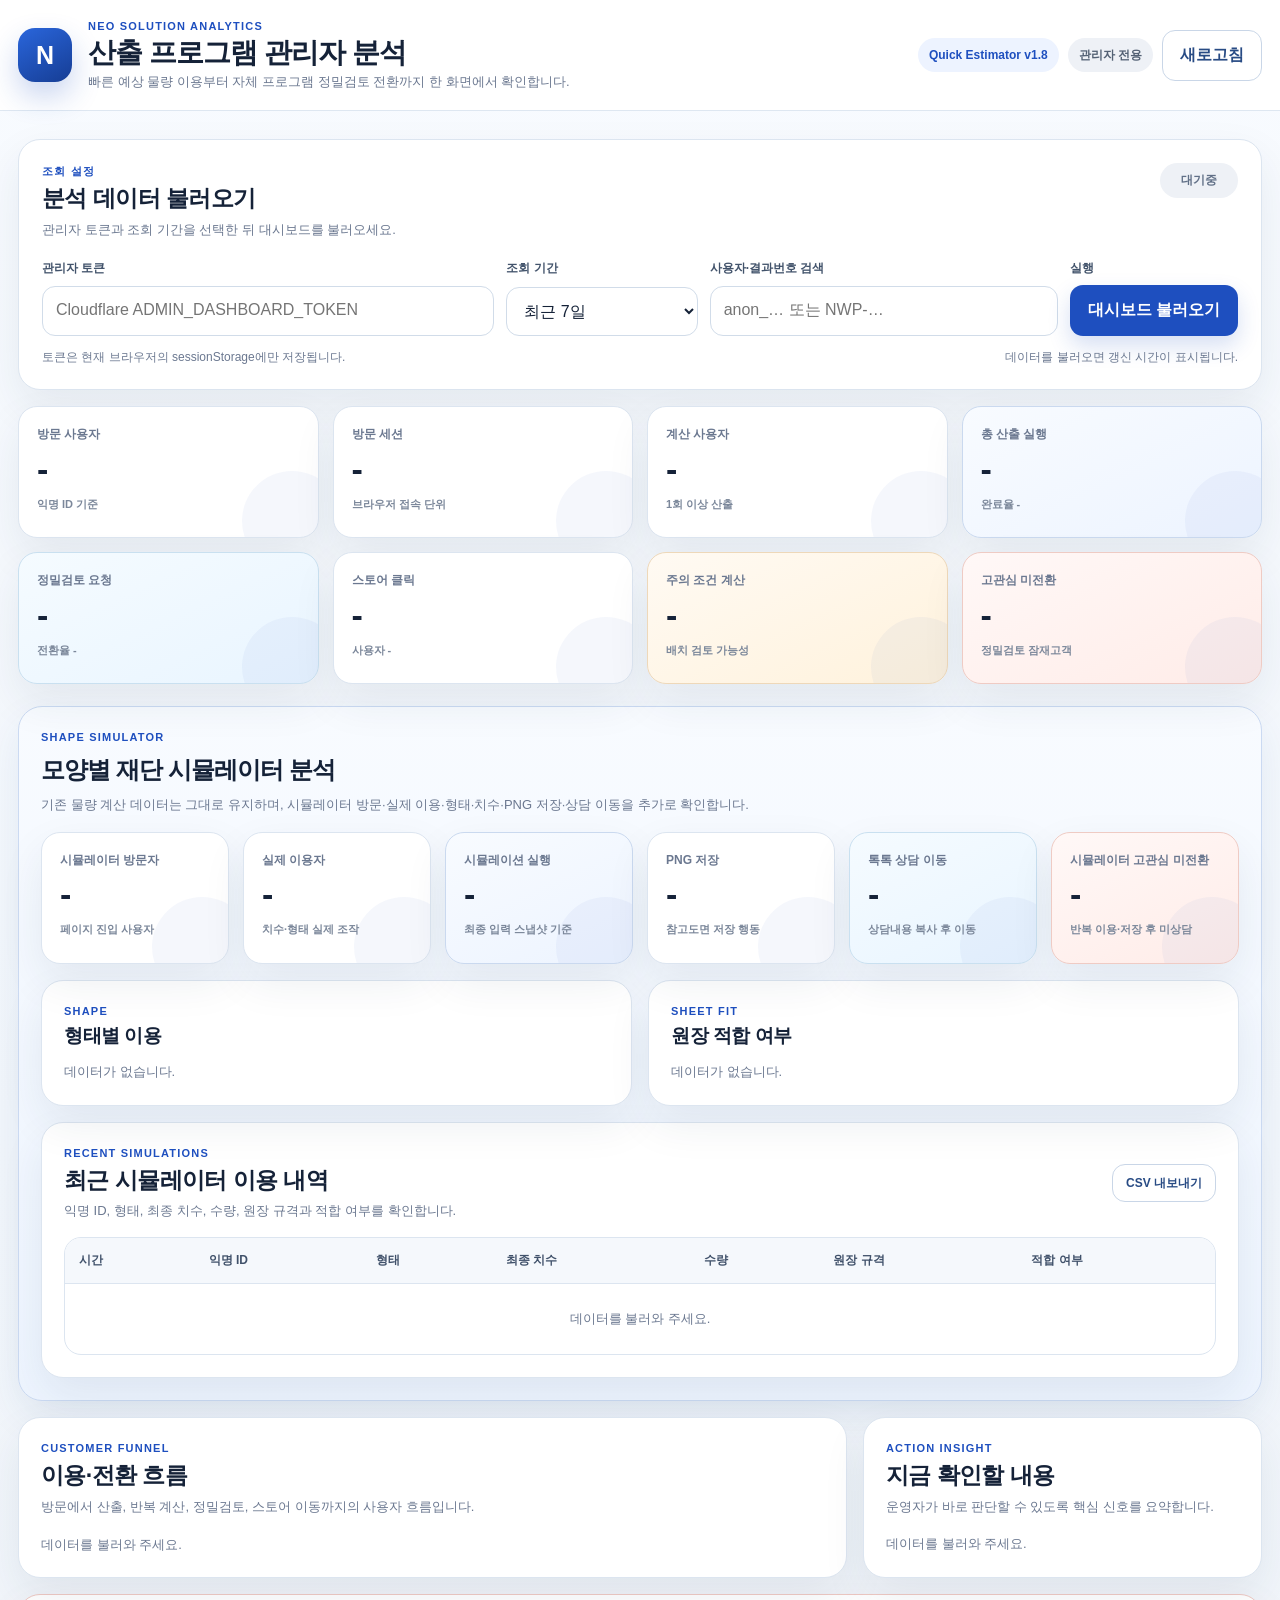
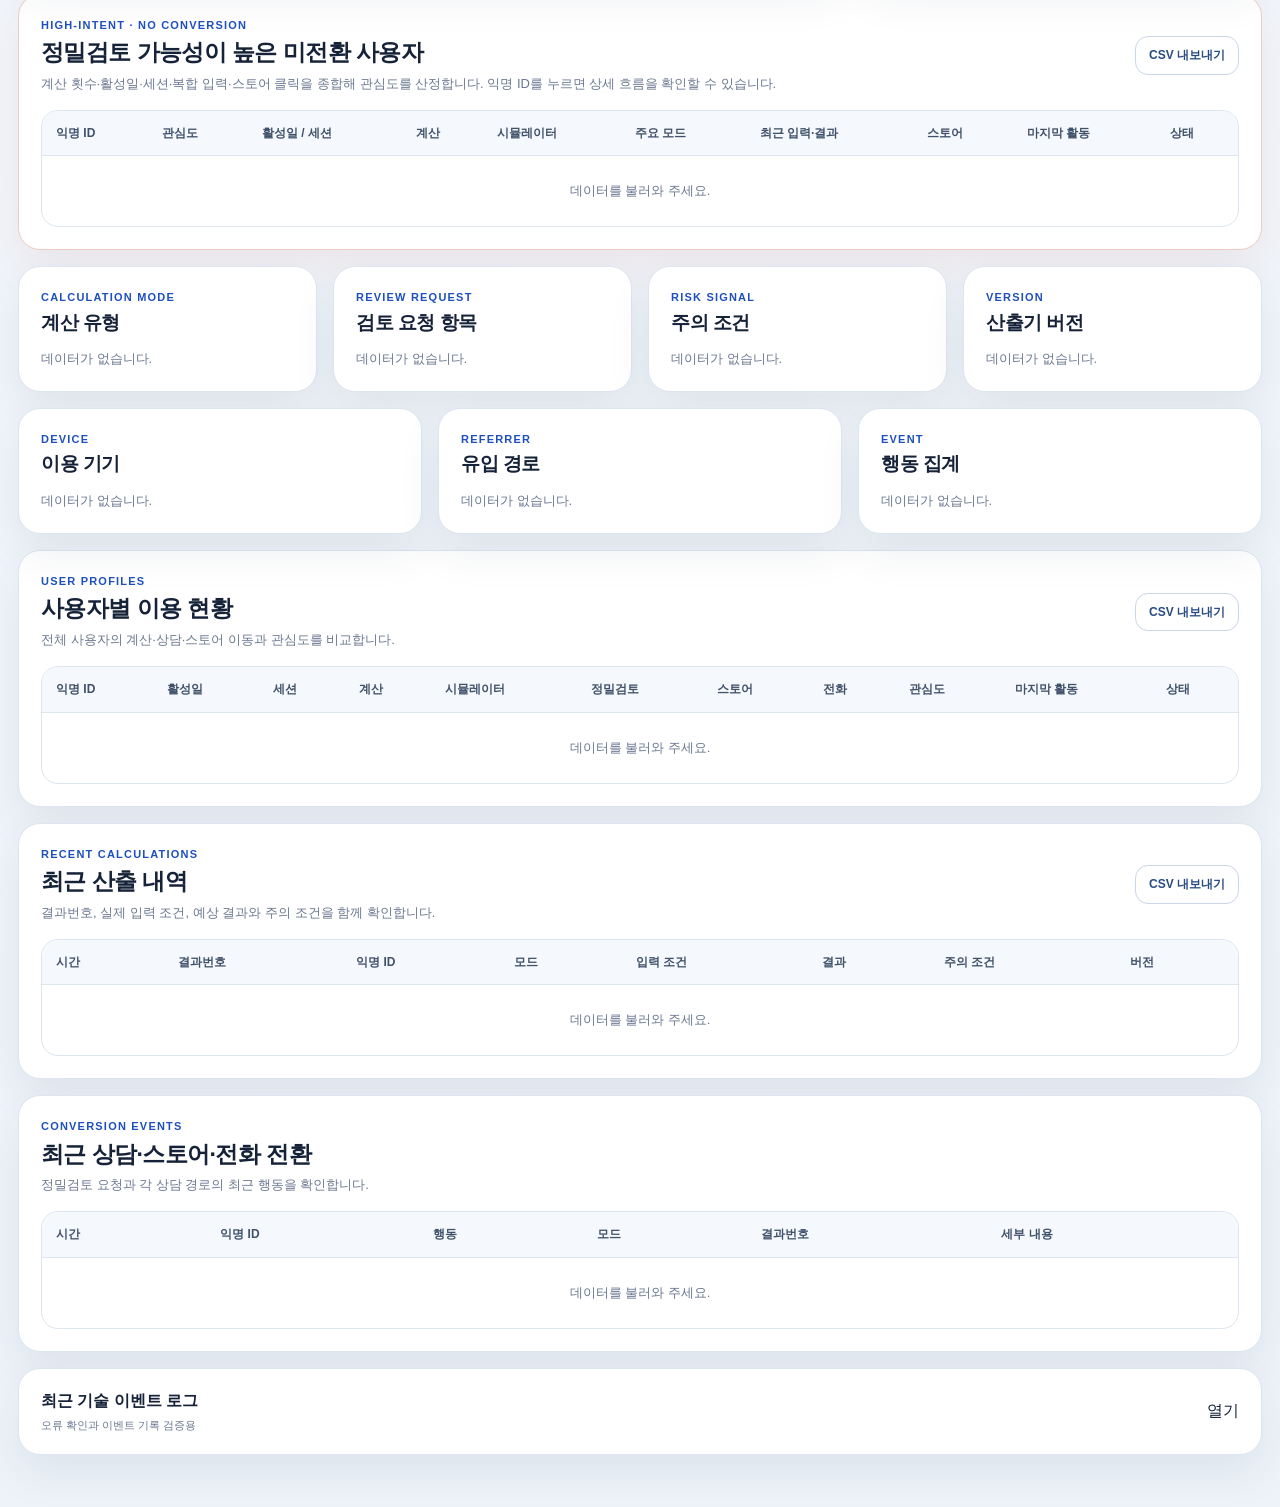
<file: admin.html>
<!doctype html>
<html lang="ko">
<head>
  <meta charset="UTF-8" />
  <meta name="viewport" content="width=device-width, initial-scale=1.0" />
  <meta name="robots" content="noindex,nofollow" />
  <title>관리자 분석 대시보드 | 네오우드솔루션</title>
  <link rel="stylesheet" href="./admin.css" />
</head>
<body>
  <header class="admin-header">
    <div class="shell header-inner">
      <div class="brand-block">
        <div class="brand-mark">N</div>
        <div>
          <div class="eyebrow">NEO SOLUTION ANALYTICS</div>
          <h1>산출 프로그램 관리자 분석</h1>
          <p>빠른 예상 물량 이용부터 자체 프로그램 정밀검토 전환까지 한 화면에서 확인합니다.</p>
        </div>
      </div>
      <div class="header-actions">
        <span class="badge">Quick Estimator v1.8</span>
        <span class="badge badge-private">관리자 전용</span>
        <button class="btn btn-line" id="refreshAdminBtn" type="button">새로고침</button>
      </div>
    </div>
  </header>

  <main class="shell admin-main">
    <section class="control-card">
      <div class="control-head">
        <div>
          <div class="section-kicker">조회 설정</div>
          <h2>분석 데이터 불러오기</h2>
          <p>관리자 토큰과 조회 기간을 선택한 뒤 대시보드를 불러오세요.</p>
        </div>
        <div id="loadState" class="state-badge">대기중</div>
      </div>

      <div class="control-grid">
        <label class="field token-field">
          <span>관리자 토큰</span>
          <input id="adminToken" type="password" autocomplete="current-password" placeholder="Cloudflare ADMIN_DASHBOARD_TOKEN" />
        </label>

        <label class="field">
          <span>조회 기간</span>
          <select id="daysSelect">
            <option value="1">최근 1일</option>
            <option value="3">최근 3일</option>
            <option value="5">최근 5일</option>
            <option value="7" selected>최근 7일</option>
            <option value="30">최근 30일</option>
            <option value="90">최근 90일</option>
          </select>
        </label>

        <label class="field search-field">
          <span>사용자·결과번호 검색</span>
          <input id="dashboardSearch" type="search" placeholder="anon_… 또는 NWP-…" />
        </label>

        <div class="field action-field">
          <span>실행</span>
          <button class="btn btn-fill" id="loadAdminBtn" type="button">대시보드 불러오기</button>
        </div>
      </div>

      <div class="control-foot">
        <div class="control-note">토큰은 현재 브라우저의 sessionStorage에만 저장됩니다.</div>
        <div id="dataFreshness" class="data-freshness">데이터를 불러오면 갱신 시간이 표시됩니다.</div>
      </div>
    </section>

    <section class="kpi-grid" aria-label="핵심 지표">
      <article class="kpi-card">
        <div class="kpi-label">방문 사용자</div>
        <div class="kpi-value" id="kpiUsers">-</div>
        <div class="kpi-foot">익명 ID 기준</div>
      </article>
      <article class="kpi-card">
        <div class="kpi-label">방문 세션</div>
        <div class="kpi-value" id="kpiSessions">-</div>
        <div class="kpi-foot">브라우저 접속 단위</div>
      </article>
      <article class="kpi-card">
        <div class="kpi-label">계산 사용자</div>
        <div class="kpi-value" id="kpiCalculationUsers">-</div>
        <div class="kpi-foot">1회 이상 산출</div>
      </article>
      <article class="kpi-card accent-card">
        <div class="kpi-label">총 산출 실행</div>
        <div class="kpi-value" id="kpiCalculations">-</div>
        <div class="kpi-foot" id="kpiAnalysisCompletion">완료율 -</div>
      </article>
      <article class="kpi-card review-card-kpi">
        <div class="kpi-label">정밀검토 요청</div>
        <div class="kpi-value" id="kpiPrecisionReviews">-</div>
        <div class="kpi-foot" id="kpiReviewRate">전환율 -</div>
      </article>
      <article class="kpi-card">
        <div class="kpi-label">스토어 클릭</div>
        <div class="kpi-value" id="kpiStoreClicks">-</div>
        <div class="kpi-foot" id="kpiStoreUsers">사용자 -</div>
      </article>
      <article class="kpi-card warm-card">
        <div class="kpi-label">주의 조건 계산</div>
        <div class="kpi-value" id="kpiComplexCalculations">-</div>
        <div class="kpi-foot">배치 검토 가능성</div>
      </article>
      <article class="kpi-card danger-card">
        <div class="kpi-label">고관심 미전환</div>
        <div class="kpi-value" id="kpiHighIntent">-</div>
        <div class="kpi-foot">정밀검토 잠재고객</div>
      </article>
    </section>

    <section class="simulator-dashboard-section" aria-label="모양별 재단 시뮬레이터 분석">
      <div class="simulator-section-head">
        <div>
          <div class="section-kicker">SHAPE SIMULATOR</div>
          <h2>모양별 재단 시뮬레이터 분석</h2>
          <p class="panel-desc">기존 물량 계산 데이터는 그대로 유지하며, 시뮬레이터 방문·실제 이용·형태·치수·PNG 저장·상담 이동을 추가로 확인합니다.</p>
        </div>
      </div>

      <div class="kpi-grid simulator-kpi-grid">
        <article class="kpi-card"><div class="kpi-label">시뮬레이터 방문자</div><div class="kpi-value" id="kpiSimulatorVisitors">-</div><div class="kpi-foot">페이지 진입 사용자</div></article>
        <article class="kpi-card"><div class="kpi-label">실제 이용자</div><div class="kpi-value" id="kpiSimulatorUsers">-</div><div class="kpi-foot">치수·형태 실제 조작</div></article>
        <article class="kpi-card accent-card"><div class="kpi-label">시뮬레이션 실행</div><div class="kpi-value" id="kpiSimulatorRuns">-</div><div class="kpi-foot">최종 입력 스냅샷 기준</div></article>
        <article class="kpi-card"><div class="kpi-label">PNG 저장</div><div class="kpi-value" id="kpiSimulatorPng">-</div><div class="kpi-foot">참고도면 저장 행동</div></article>
        <article class="kpi-card review-card-kpi"><div class="kpi-label">톡톡 상담 이동</div><div class="kpi-value" id="kpiSimulatorTalk">-</div><div class="kpi-foot">상담내용 복사 후 이동</div></article>
        <article class="kpi-card danger-card"><div class="kpi-label">시뮬레이터 고관심 미전환</div><div class="kpi-value" id="kpiSimulatorHighIntent">-</div><div class="kpi-foot">반복 이용·저장 후 미상담</div></article>
      </div>

      <div class="analytics-grid simulator-summary-grid">
        <article class="panel-card">
          <div class="panel-head compact-head"><div><div class="section-kicker">SHAPE</div><h2>형태별 이용</h2></div></div>
          <div id="simulatorShapeSummary" class="metric-list empty-state">데이터가 없습니다.</div>
        </article>
        <article class="panel-card">
          <div class="panel-head compact-head"><div><div class="section-kicker">SHEET FIT</div><h2>원장 적합 여부</h2></div></div>
          <div id="simulatorFitSummary" class="metric-list empty-state">데이터가 없습니다.</div>
        </article>
      </div>

      <section class="table-card simulator-table-card">
        <div class="panel-head table-title-row">
          <div>
            <div class="section-kicker">RECENT SIMULATIONS</div>
            <h2>최근 시뮬레이터 이용 내역</h2>
            <p class="panel-desc">익명 ID, 형태, 최종 치수, 수량, 원장 규격과 적합 여부를 확인합니다.</p>
          </div>
          <button class="btn btn-line btn-small" id="exportSimulatorBtn" type="button">CSV 내보내기</button>
        </div>
        <div class="table-wrap">
          <table>
            <thead><tr><th>시간</th><th>익명 ID</th><th>형태</th><th>최종 치수</th><th>수량</th><th>원장 규격</th><th>적합 여부</th></tr></thead>
            <tbody id="recentSimulationsBody"><tr><td colspan="7" class="empty-row">데이터를 불러와 주세요.</td></tr></tbody>
          </table>
        </div>
      </section>
    </section>

    <section class="analytics-grid analytics-grid-main">
      <article class="panel-card funnel-card">
        <div class="panel-head">
          <div>
            <div class="section-kicker">CUSTOMER FUNNEL</div>
            <h2>이용·전환 흐름</h2>
            <p class="panel-desc">방문에서 산출, 반복 계산, 정밀검토, 스토어 이동까지의 사용자 흐름입니다.</p>
          </div>
        </div>
        <div id="funnelChart" class="funnel-list empty-state">데이터를 불러와 주세요.</div>
      </article>

      <article class="panel-card insight-card">
        <div class="panel-head">
          <div>
            <div class="section-kicker">ACTION INSIGHT</div>
            <h2>지금 확인할 내용</h2>
            <p class="panel-desc">운영자가 바로 판단할 수 있도록 핵심 신호를 요약합니다.</p>
          </div>
        </div>
        <div id="insightMessages" class="insight-list empty-state">데이터를 불러와 주세요.</div>
      </article>
    </section>

    <section class="table-card priority-card">
      <div class="panel-head table-title-row">
        <div>
          <div class="section-kicker">HIGH-INTENT · NO CONVERSION</div>
          <h2>정밀검토 가능성이 높은 미전환 사용자</h2>
          <p class="panel-desc">계산 횟수·활성일·세션·복합 입력·스토어 클릭을 종합해 관심도를 산정합니다. 익명 ID를 누르면 상세 흐름을 확인할 수 있습니다.</p>
        </div>
        <button class="btn btn-line btn-small" id="exportHighIntentBtn" type="button">CSV 내보내기</button>
      </div>
      <div class="table-wrap">
        <table>
          <thead>
            <tr>
              <th>익명 ID</th>
              <th>관심도</th>
              <th>활성일 / 세션</th>
              <th>계산</th>
              <th>시뮬레이터</th>
              <th>주요 모드</th>
              <th>최근 입력·결과</th>
              <th>스토어</th>
              <th>마지막 활동</th>
              <th>상태</th>
            </tr>
          </thead>
          <tbody id="highIntentBody">
            <tr><td colspan="10" class="empty-row">데이터를 불러와 주세요.</td></tr>
          </tbody>
        </table>
      </div>
    </section>

    <section class="summary-grid-4">
      <article class="panel-card">
        <div class="panel-head compact-head">
          <div><div class="section-kicker">CALCULATION MODE</div><h2>계산 유형</h2></div>
        </div>
        <div id="modeSummary" class="metric-list empty-state">데이터가 없습니다.</div>
      </article>
      <article class="panel-card">
        <div class="panel-head compact-head">
          <div><div class="section-kicker">REVIEW REQUEST</div><h2>검토 요청 항목</h2></div>
        </div>
        <div id="reviewItemSummary" class="metric-list empty-state">데이터가 없습니다.</div>
      </article>
      <article class="panel-card">
        <div class="panel-head compact-head">
          <div><div class="section-kicker">RISK SIGNAL</div><h2>주의 조건</h2></div>
        </div>
        <div id="riskSummary" class="metric-list empty-state">데이터가 없습니다.</div>
      </article>
      <article class="panel-card">
        <div class="panel-head compact-head">
          <div><div class="section-kicker">VERSION</div><h2>산출기 버전</h2></div>
        </div>
        <div id="versionSummary" class="metric-list empty-state">데이터가 없습니다.</div>
      </article>
    </section>

    <section class="analytics-grid">
      <article class="panel-card">
        <div class="panel-head compact-head">
          <div><div class="section-kicker">DEVICE</div><h2>이용 기기</h2></div>
        </div>
        <div id="deviceSummary" class="metric-list empty-state">데이터가 없습니다.</div>
      </article>
      <article class="panel-card">
        <div class="panel-head compact-head">
          <div><div class="section-kicker">REFERRER</div><h2>유입 경로</h2></div>
        </div>
        <div id="sourceSummary" class="metric-list empty-state">데이터가 없습니다.</div>
      </article>
      <article class="panel-card">
        <div class="panel-head compact-head">
          <div><div class="section-kicker">EVENT</div><h2>행동 집계</h2></div>
        </div>
        <div id="eventSummary" class="metric-list empty-state">데이터가 없습니다.</div>
      </article>
    </section>

    <section class="table-card">
      <div class="panel-head table-title-row">
        <div>
          <div class="section-kicker">USER PROFILES</div>
          <h2>사용자별 이용 현황</h2>
          <p class="panel-desc">전체 사용자의 계산·상담·스토어 이동과 관심도를 비교합니다.</p>
        </div>
        <button class="btn btn-line btn-small" id="exportUsersBtn" type="button">CSV 내보내기</button>
      </div>
      <div class="table-wrap">
        <table>
          <thead>
            <tr>
              <th>익명 ID</th>
              <th>활성일</th>
              <th>세션</th>
              <th>계산</th>
              <th>시뮬레이터</th>
              <th>정밀검토</th>
              <th>스토어</th>
              <th>전화</th>
              <th>관심도</th>
              <th>마지막 활동</th>
              <th>상태</th>
            </tr>
          </thead>
          <tbody id="userProfilesBody">
            <tr><td colspan="11" class="empty-row">데이터를 불러와 주세요.</td></tr>
          </tbody>
        </table>
      </div>
    </section>

    <section class="table-card">
      <div class="panel-head table-title-row">
        <div>
          <div class="section-kicker">RECENT CALCULATIONS</div>
          <h2>최근 산출 내역</h2>
          <p class="panel-desc">결과번호, 실제 입력 조건, 예상 결과와 주의 조건을 함께 확인합니다.</p>
        </div>
        <button class="btn btn-line btn-small" id="exportCalcsBtn" type="button">CSV 내보내기</button>
      </div>
      <div class="table-wrap">
        <table>
          <thead>
            <tr>
              <th>시간</th>
              <th>결과번호</th>
              <th>익명 ID</th>
              <th>모드</th>
              <th>입력 조건</th>
              <th>결과</th>
              <th>주의 조건</th>
              <th>버전</th>
            </tr>
          </thead>
          <tbody id="recentCalcsBody">
            <tr><td colspan="8" class="empty-row">데이터를 불러와 주세요.</td></tr>
          </tbody>
        </table>
      </div>
    </section>

    <section class="table-card">
      <div class="panel-head">
        <div>
          <div class="section-kicker">CONVERSION EVENTS</div>
          <h2>최근 상담·스토어·전화 전환</h2>
          <p class="panel-desc">정밀검토 요청과 각 상담 경로의 최근 행동을 확인합니다.</p>
        </div>
      </div>
      <div class="table-wrap">
        <table>
          <thead>
            <tr>
              <th>시간</th>
              <th>익명 ID</th>
              <th>행동</th>
              <th>모드</th>
              <th>결과번호</th>
              <th>세부 내용</th>
            </tr>
          </thead>
          <tbody id="conversionEventsBody">
            <tr><td colspan="6" class="empty-row">데이터를 불러와 주세요.</td></tr>
          </tbody>
        </table>
      </div>
    </section>

    <details class="table-card technical-card">
      <summary>
        <span><strong>최근 기술 이벤트 로그</strong><small>오류 확인과 이벤트 기록 검증용</small></span>
        <span>열기</span>
      </summary>
      <div class="table-wrap">
        <table>
          <thead>
            <tr>
              <th>시간</th>
              <th>익명 ID</th>
              <th>이벤트</th>
              <th>모드</th>
              <th>결과번호</th>
              <th>payload</th>
            </tr>
          </thead>
          <tbody id="recentEventsBody">
            <tr><td colspan="6" class="empty-row">데이터를 불러와 주세요.</td></tr>
          </tbody>
        </table>
      </div>
    </details>
  </main>

  <div class="modal-backdrop" id="userDetailModal" hidden>
    <section class="detail-modal" role="dialog" aria-modal="true" aria-labelledby="detailModalTitle">
      <div class="detail-modal-head">
        <div>
          <div class="section-kicker">USER DETAIL</div>
          <h2 id="detailModalTitle">사용자 상세 흐름</h2>
          <p id="detailModalSubtitle">익명 사용자 활동을 불러오는 중입니다.</p>
        </div>
        <button class="modal-close" id="closeDetailModal" type="button" aria-label="닫기">×</button>
      </div>
      <div id="detailProfile" class="detail-profile empty-state">데이터를 불러오는 중입니다.</div>
      <div class="detail-section">
        <h3>최근 계산</h3>
        <div id="detailCalculations" class="detail-list empty-state">계산 데이터가 없습니다.</div>
      </div>
      <div class="detail-section">
        <h3>활동 타임라인</h3>
        <div id="detailTimeline" class="timeline empty-state">활동 데이터가 없습니다.</div>
      </div>
    </section>
  </div>

  <script src="./admin.js"></script>
</body>
</html>
</file>
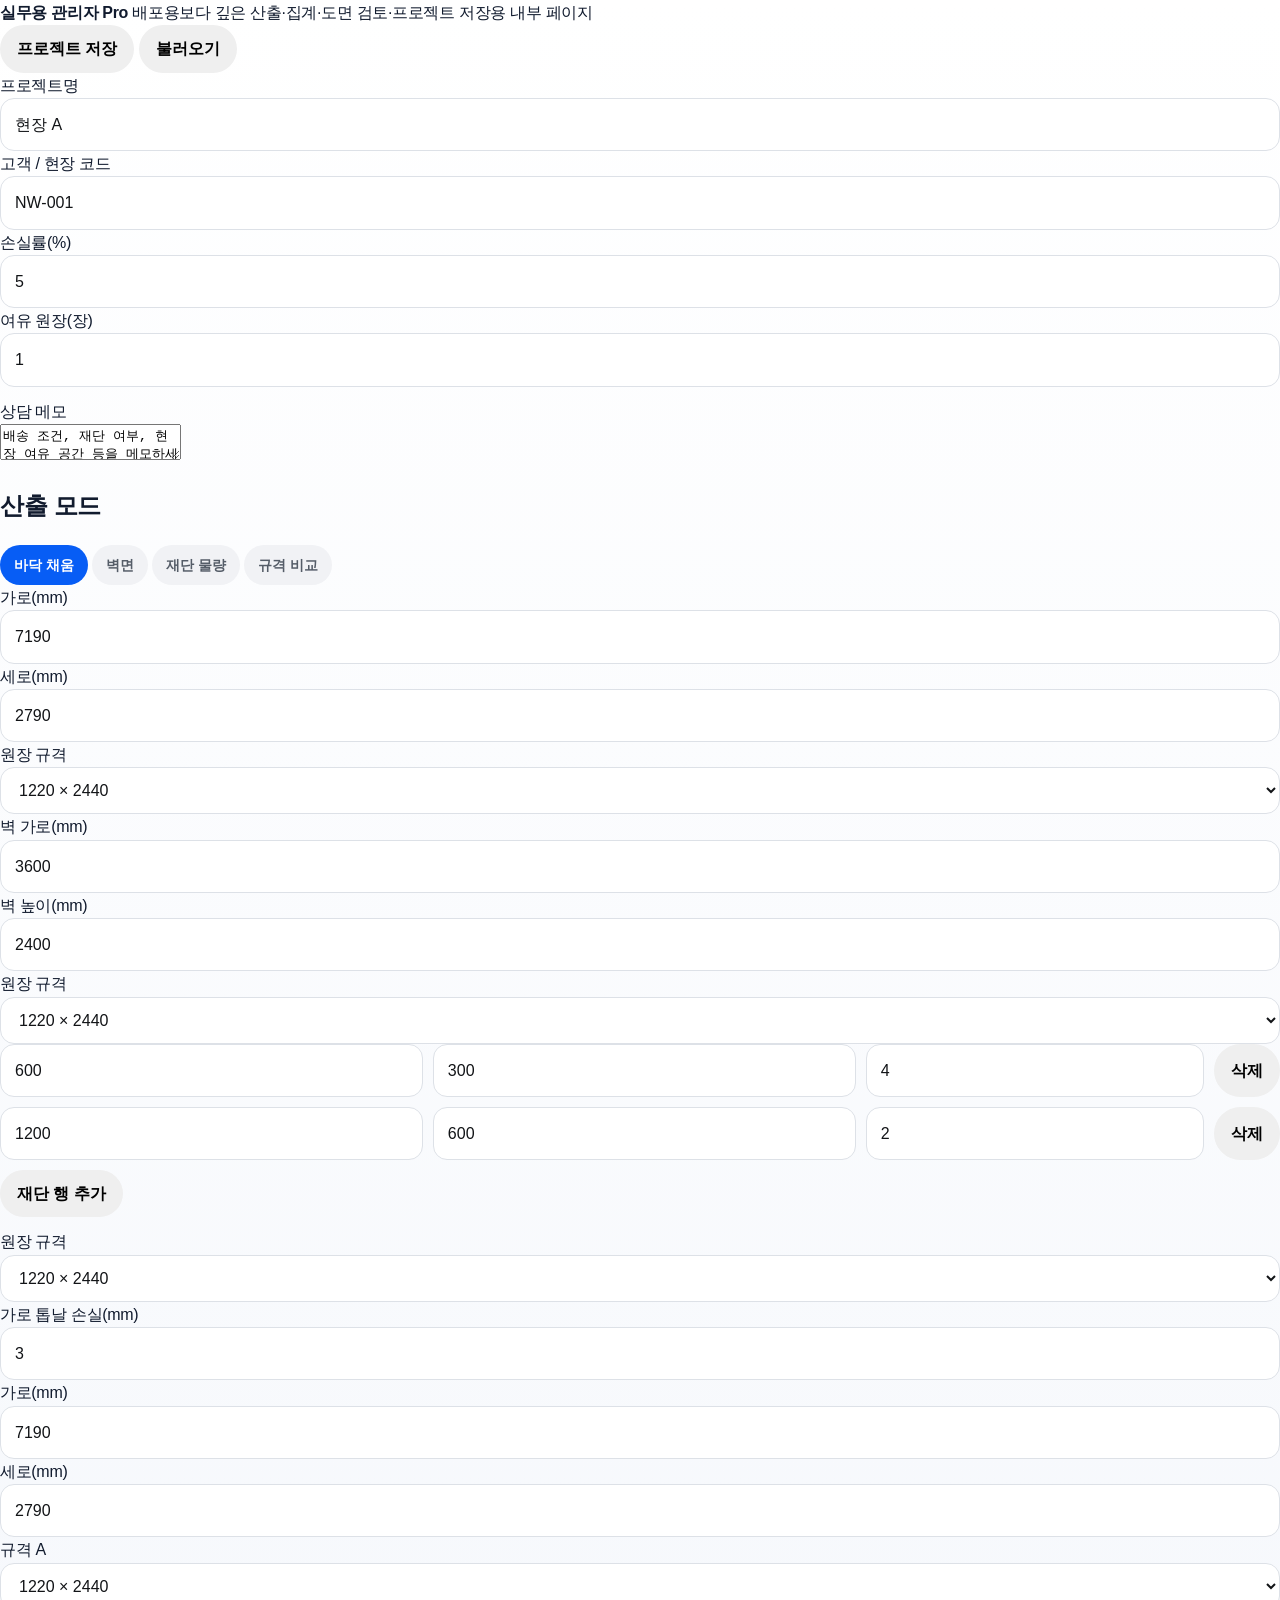
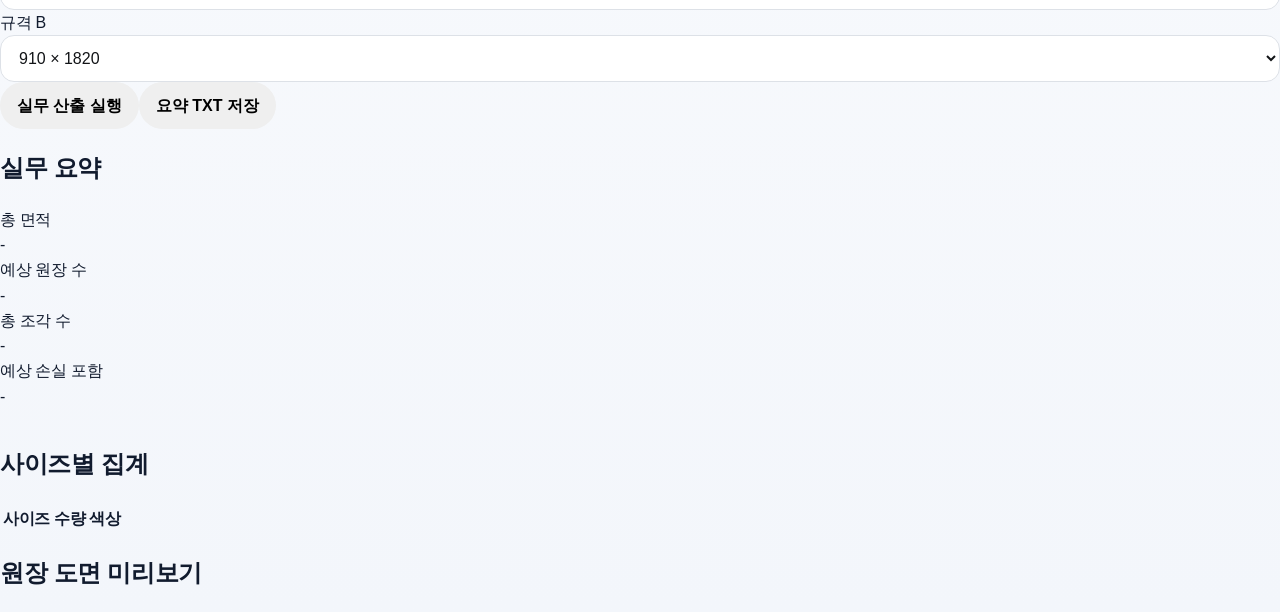
<file: internal.html>
<!doctype html>
<html lang="ko">
<head>
  <meta charset="UTF-8" />
  <meta name="viewport" content="width=device-width, initial-scale=1.0" />
  <title>실무용 관리자 Pro | 네오우드솔루션</title>
  <link rel="stylesheet" href="./styles.css" />
</head>
<body>
  <div class="container">
    <div class="topbar">
      <div class="brand">
        <strong>실무용 관리자 Pro</strong>
        <span>배포용보다 깊은 산출·집계·도면 검토·프로젝트 저장용 내부 페이지</span>
      </div>
      <div class="top-actions">
        <button class="btn ghost" id="saveInternalBtn">프로젝트 저장</button>
        <button class="btn ghost" id="loadInternalBtn">불러오기</button>
      </div>
    </div>

    <section class="card" style="margin-bottom:18px">
      <div class="form-grid">
        <div class="form-row"><label>프로젝트명</label><input id="projectName" value="현장 A" /></div>
        <div class="form-row"><label>고객 / 현장 코드</label><input id="projectCode" value="NW-001" /></div>
        <div class="form-row"><label>손실률(%)</label><input id="lossRate" type="number" value="5" /></div>
        <div class="form-row"><label>여유 원장(장)</label><input id="extraSheets" type="number" value="1" /></div>
      </div>
      <div class="form-row" style="margin-top:12px"><label>상담 메모</label><textarea id="projectMemo">배송 조건, 재단 여부, 현장 여유 공간 등을 메모하세요.</textarea></div>
    </section>

    <section class="grid-2">
      <div class="card">
        <h2>산출 모드</h2>
        <div class="tabs" id="internalTabs">
          <button class="tab active" data-mode="floor">바닥 채움</button>
          <button class="tab" data-mode="wall">벽면</button>
          <button class="tab" data-mode="cutlist">재단 물량</button>
          <button class="tab" data-mode="compare">규격 비교</button>
        </div>

        <div class="mode-pane active" data-pane="floor"><div class="form-grid"><div class="form-row"><label>가로(mm)</label><input id="iFloorWidth" type="number" value="7190" /></div><div class="form-row"><label>세로(mm)</label><input id="iFloorHeight" type="number" value="2790" /></div><div class="form-row"><label>원장 규격</label><select id="iFloorSheet"><option value="910x1820">910 × 1820</option><option value="1220x2440" selected>1220 × 2440</option></select></div></div></div>

        <div class="mode-pane" data-pane="wall"><div class="form-grid"><div class="form-row"><label>벽 가로(mm)</label><input id="iWallWidth" type="number" value="3600" /></div><div class="form-row"><label>벽 높이(mm)</label><input id="iWallHeight" type="number" value="2400" /></div><div class="form-row"><label>원장 규격</label><select id="iWallSheet"><option value="910x1820">910 × 1820</option><option value="1220x2440" selected>1220 × 2440</option></select></div></div></div>

        <div class="mode-pane" data-pane="cutlist">
          <div id="internalPieces"></div>
          <div class="btn-row"><button class="btn ghost" id="addInternalPiece">재단 행 추가</button></div>
          <div class="form-grid" style="margin-top:12px"><div class="form-row"><label>원장 규격</label><select id="iCutSheet"><option value="910x1820">910 × 1820</option><option value="1220x2440" selected>1220 × 2440</option></select></div><div class="form-row"><label>가로 톱날 손실(mm)</label><input id="kerf" type="number" value="3" /></div></div>
        </div>

        <div class="mode-pane" data-pane="compare"><div class="form-grid"><div class="form-row"><label>가로(mm)</label><input id="iCmpWidth" type="number" value="7190" /></div><div class="form-row"><label>세로(mm)</label><input id="iCmpHeight" type="number" value="2790" /></div><div class="form-row"><label>규격 A</label><select id="iCmpA"><option value="910x1820">910 × 1820</option><option value="1220x2440" selected>1220 × 2440</option></select></div><div class="form-row"><label>규격 B</label><select id="iCmpB"><option value="910x1820" selected>910 × 1820</option><option value="1220x2440">1220 × 2440</option></select></div></div></div>

        <div class="btn-row"><button class="btn primary" id="runInternalBtn">실무 산출 실행</button><button class="btn secondary" id="saveTxtBtn">요약 TXT 저장</button></div>
      </div>

      <div class="card">
        <h2>실무 요약</h2>
        <div class="kpis"><div class="kpi"><div class="label">총 면적</div><div class="value" id="kpiArea">-</div></div><div class="kpi"><div class="label">예상 원장 수</div><div class="value" id="kpiSheets">-</div></div><div class="kpi"><div class="label">총 조각 수</div><div class="value" id="kpiPieces">-</div></div><div class="kpi"><div class="label">예상 손실 포함</div><div class="value" id="kpiWaste">-</div></div></div>
        <div id="internalSummary" class="result-stack" style="margin-top:16px"></div>
      </div>
    </section>

    <section class="grid-2" style="margin-top:18px"><div class="card"><h2>사이즈별 집계</h2><div class="table-wrap"><table><thead><tr><th>사이즈</th><th>수량</th><th>색상</th></tr></thead><tbody id="groupTableBody"></tbody></table></div></div><div class="card"><h2>원장 도면 미리보기</h2><div id="sheetPreviewGrid" class="sheet-preview-grid"></div></div></section>
  </div>
  <script src="./internal.js"></script>
</body>
</html>
</file>
<file: admin.css>
:root{
  --bg:#f2f6fb;
  --surface:#ffffff;
  --surface-2:#f7f9fc;
  --text:#152238;
  --muted:#6b7890;
  --line:#dce5f0;
  --primary:#1e4fbf;
  --primary-dark:#163d94;
  --primary-soft:#edf3ff;
  --green:#0f8a4b;
  --green-soft:#eaf8f0;
  --orange:#a86300;
  --orange-soft:#fff3df;
  --red:#b42318;
  --red-soft:#ffeceb;
  --shadow:0 18px 44px rgba(26,47,78,.08);
  --radius:22px;
  --shell:1440px;
}
*{box-sizing:border-box}
html{scroll-behavior:smooth}
body{margin:0;background:linear-gradient(180deg,#f8fbff 0%,var(--bg) 36%,#eef3f9 100%);color:var(--text);font-family:"Segoe UI","Noto Sans KR",Arial,sans-serif;line-height:1.55}
button,input,select{font:inherit}
button{color:inherit}
.shell{width:min(var(--shell),calc(100% - 36px));margin:0 auto}
.admin-header{position:sticky;top:0;z-index:30;background:rgba(255,255,255,.91);border-bottom:1px solid rgba(220,229,240,.92);backdrop-filter:blur(14px);-webkit-backdrop-filter:blur(14px)}
.header-inner{display:flex;align-items:center;justify-content:space-between;gap:24px;padding:18px 0}
.brand-block{display:flex;align-items:center;gap:16px;min-width:0}
.brand-mark{width:54px;height:54px;border-radius:17px;display:grid;place-items:center;flex:0 0 auto;background:linear-gradient(150deg,#2a66dc,var(--primary-dark));color:#fff;font-size:25px;font-weight:900;box-shadow:0 14px 30px rgba(30,79,191,.24)}
.eyebrow,.section-kicker{font-size:11px;font-weight:900;letter-spacing:.11em;text-transform:uppercase;color:var(--primary)}
.brand-block h1{margin:2px 0 3px;font-size:28px;line-height:1.15;letter-spacing:-.035em}
.brand-block p{margin:0;color:var(--muted);font-size:13px}
.header-actions{display:flex;align-items:center;justify-content:flex-end;gap:9px;flex-wrap:wrap}
.badge,.state-badge,.status-chip,.interest-chip,.risk-chip{display:inline-flex;align-items:center;justify-content:center;border-radius:999px;font-weight:800;white-space:nowrap}
.badge{padding:8px 11px;background:var(--primary-soft);color:var(--primary);font-size:12px}
.badge-private{background:#eef1f6;color:#536174}
.btn{display:inline-flex;align-items:center;justify-content:center;border:1px solid transparent;border-radius:13px;padding:12px 17px;font-weight:800;cursor:pointer;transition:.16s ease;background:#fff}
.btn:hover{transform:translateY(-1px)}
.btn:active{transform:translateY(0)}
.btn-fill{background:var(--primary);color:#fff;box-shadow:0 10px 22px rgba(30,79,191,.18)}
.btn-fill:hover{background:var(--primary-dark)}
.btn-line{border-color:#c9d6e7;background:#fff;color:#284b84}
.btn-small{padding:9px 13px;font-size:12px}
.admin-main{padding:28px 0 52px}
.control-card,.panel-card,.table-card,.kpi-card{background:var(--surface);border:1px solid var(--line);box-shadow:var(--shadow)}
.control-card{padding:23px;border-radius:var(--radius)}
.control-head,.panel-head,.table-title-row{display:flex;justify-content:space-between;gap:20px;align-items:flex-start}
.control-head h2,.panel-head h2{margin:5px 0 0;font-size:23px;line-height:1.2;letter-spacing:-.025em}
.control-head p,.panel-desc{margin:7px 0 0;color:var(--muted);font-size:13px}
.state-badge{min-width:78px;padding:8px 12px;background:#eef1f6;color:#617087;font-size:12px}
.state-badge.loading{background:#fff4da;color:#8a6500}
.state-badge.done{background:var(--green-soft);color:var(--green)}
.state-badge.error{background:var(--red-soft);color:var(--red)}
.control-grid{display:grid;grid-template-columns:minmax(260px,1.3fr) minmax(140px,.55fr) minmax(220px,1fr) auto;gap:12px;margin-top:19px}
.field{display:grid;gap:7px}
.field>span{font-size:12px;font-weight:800;color:#42536b}
.field input,.field select{width:100%;min-height:46px;border:1px solid #d1dce9;border-radius:13px;padding:11px 13px;background:#fff;color:var(--text);outline:none;transition:border-color .15s,box-shadow .15s}
.field input:focus,.field select:focus{border-color:#7ea4ec;box-shadow:0 0 0 4px rgba(30,79,191,.09)}
.action-field{align-content:end}
.action-field .btn{min-height:46px}
.control-foot{display:flex;justify-content:space-between;gap:16px;margin-top:12px;color:var(--muted);font-size:12px}
.data-freshness{text-align:right}
.kpi-grid{display:grid;grid-template-columns:repeat(4,minmax(0,1fr));gap:14px;margin-top:16px}
.kpi-card{position:relative;overflow:hidden;min-height:132px;border-radius:19px;padding:18px}
.kpi-card::after{content:"";position:absolute;right:-24px;bottom:-34px;width:100px;height:100px;border-radius:50%;background:rgba(30,79,191,.045)}
.kpi-label{position:relative;z-index:1;color:var(--muted);font-size:12px;font-weight:800}
.kpi-value{position:relative;z-index:1;margin-top:8px;font-size:34px;line-height:1;font-weight:900;letter-spacing:-.04em}
.kpi-foot{position:relative;z-index:1;margin-top:10px;color:#7b879a;font-size:11px;font-weight:700}
.accent-card{background:linear-gradient(155deg,#f8fbff,#edf4ff);border-color:#cad9ef}
.review-card-kpi{background:linear-gradient(155deg,#f5fbff,#e9f5ff);border-color:#c9e0f0}
.warm-card{background:linear-gradient(155deg,#fffaf3,#fff2dc);border-color:#eed8b9}
.danger-card{background:linear-gradient(155deg,#fff8f7,#ffece8);border-color:#efcbc4}
.analytics-grid{display:grid;grid-template-columns:repeat(3,minmax(0,1fr));gap:16px;margin-top:16px}
.analytics-grid-main{grid-template-columns:1.35fr .65fr}
.panel-card{border-radius:var(--radius);padding:22px}
.funnel-list{display:grid;gap:13px;margin-top:18px}
.funnel-row{display:grid;grid-template-columns:138px 1fr 62px;align-items:center;gap:12px}
.funnel-label{font-size:13px;font-weight:800;color:#40516a}
.funnel-track{height:12px;border-radius:999px;background:#eef2f7;overflow:hidden}
.funnel-fill{height:100%;min-width:3px;border-radius:inherit;background:linear-gradient(90deg,#2f6be0,#79a6f3);transition:width .35s ease}
.funnel-value{text-align:right;font-size:13px;font-weight:900}
.insight-list{display:grid;gap:10px;margin-top:17px}
.insight-item{display:flex;gap:10px;padding:13px;border:1px solid var(--line);border-radius:15px;background:var(--surface-2);font-size:13px;color:#42536b}
.insight-item::before{content:"";width:8px;height:8px;border-radius:50%;margin-top:6px;flex:0 0 auto;background:#4a7fe1;box-shadow:0 0 0 4px rgba(74,127,225,.12)}
.table-card{margin-top:16px;padding:22px;border-radius:var(--radius)}
.priority-card{border-color:#efc9c3;box-shadow:0 18px 46px rgba(160,48,33,.08)}
.table-title-row{align-items:center}
.table-wrap{margin-top:16px;overflow:auto;border:1px solid var(--line);border-radius:17px;background:#fff}
table{width:100%;border-collapse:collapse;min-width:980px}
thead th{position:sticky;top:0;z-index:2;background:#f5f8fc;color:#40516a;text-align:left;font-size:12px;font-weight:900;padding:13px 14px;border-bottom:1px solid var(--line);white-space:nowrap}
tbody td{padding:13px 14px;border-bottom:1px solid #e9eef5;vertical-align:top;font-size:13px;color:#28374d}
tbody tr:last-child td{border-bottom:0}
tbody tr:hover td{background:#fbfdff}
.empty-row{text-align:center!important;color:var(--muted)!important;padding:25px 14px!important}
.user-link{border:0;background:transparent;padding:0;color:var(--primary);font-family:ui-monospace,SFMono-Regular,Menlo,Consolas,monospace;font-size:12px;font-weight:800;cursor:pointer;text-decoration:underline;text-underline-offset:3px}
.small-code{font-family:ui-monospace,SFMono-Regular,Menlo,Consolas,monospace;font-size:11px;color:#40516a}
.cell-main{font-weight:800;color:#26374e}
.cell-sub{display:block;margin-top:3px;color:var(--muted);font-size:11px;line-height:1.45}
.status-chip,.interest-chip{padding:6px 9px;font-size:11px}
.status-chip.soft,.interest-chip.soft{background:#eef1f6;color:#5f6e82}
.status-chip.info,.interest-chip.info{background:#eaf2ff;color:#2454aa}
.status-chip.warn,.interest-chip.warn{background:#fff1d8;color:#8b5a00}
.status-chip.danger,.interest-chip.danger{background:#ffe9e6;color:#ac2c1f}
.status-chip.success,.interest-chip.success{background:#e8f8ef;color:#0e7a3f}
.risk-list{display:flex;flex-wrap:wrap;gap:5px}
.risk-chip{padding:5px 8px;background:#fff0df;color:#955600;font-size:10px}
.summary-grid-4{display:grid;grid-template-columns:repeat(4,minmax(0,1fr));gap:16px;margin-top:16px}
.compact-head h2{font-size:19px}
.metric-list{display:grid;gap:9px;margin-top:15px}
.metric-row{display:grid;grid-template-columns:minmax(0,1fr) auto;gap:10px;align-items:center;padding:10px 11px;border:1px solid var(--line);border-radius:13px;background:var(--surface-2)}
.metric-label{min-width:0;overflow:hidden;text-overflow:ellipsis;white-space:nowrap;font-size:12px;font-weight:800;color:#42536b}
.metric-value{font-size:12px;font-weight:900;color:var(--primary)}
.empty-state{color:var(--muted);font-size:13px}
.technical-card{padding:0;overflow:hidden}
.technical-card>summary{display:flex;justify-content:space-between;align-items:center;gap:12px;padding:20px 22px;cursor:pointer;list-style:none}
.technical-card>summary::-webkit-details-marker{display:none}
.technical-card>summary span:first-child{display:grid;gap:3px}
.technical-card>summary small{color:var(--muted);font-size:11px;font-weight:500}
.technical-card[open]>summary{border-bottom:1px solid var(--line)}
.technical-card .table-wrap{margin:16px 22px 22px}
.code-block{max-width:420px;white-space:pre-wrap;word-break:break-word;font-family:ui-monospace,SFMono-Regular,Menlo,Consolas,monospace;font-size:10px;line-height:1.45;color:#536174}
.modal-backdrop{position:fixed;inset:0;z-index:100;background:rgba(7,18,34,.64);display:grid;place-items:center;padding:24px;backdrop-filter:blur(8px);-webkit-backdrop-filter:blur(8px)}
.modal-backdrop[hidden]{display:none}
.detail-modal{width:min(980px,100%);max-height:88vh;overflow:auto;background:#fff;border-radius:24px;box-shadow:0 30px 80px rgba(0,0,0,.26);padding:24px}
.detail-modal-head{display:flex;justify-content:space-between;gap:18px;align-items:flex-start;padding-bottom:17px;border-bottom:1px solid var(--line)}
.detail-modal-head h2{margin:5px 0 3px;font-size:25px}
.detail-modal-head p{margin:0;color:var(--muted);font-size:13px}
.modal-close{width:42px;height:42px;border:1px solid var(--line);border-radius:13px;background:#fff;font-size:26px;line-height:1;cursor:pointer}
.detail-profile{display:grid;grid-template-columns:repeat(4,minmax(0,1fr));gap:10px;margin-top:17px}
.detail-stat{padding:13px;border:1px solid var(--line);border-radius:15px;background:var(--surface-2)}
.detail-stat span{display:block;color:var(--muted);font-size:11px;font-weight:800}
.detail-stat strong{display:block;margin-top:5px;font-size:18px}
.detail-section{margin-top:22px}
.detail-section h3{margin:0 0 11px;font-size:17px}
.detail-list{display:grid;gap:9px}
.detail-calc{padding:13px;border:1px solid var(--line);border-radius:15px;background:#fbfcfe}
.detail-calc-head{display:flex;justify-content:space-between;gap:10px;align-items:center}
.detail-calc-body{display:grid;grid-template-columns:1fr auto;gap:12px;margin-top:6px;color:#4a5a70;font-size:12px}
.timeline{position:relative;display:grid;gap:11px;padding-left:18px}
.timeline::before{content:"";position:absolute;left:5px;top:5px;bottom:5px;width:2px;background:#d9e3ef}
.timeline-item{position:relative;padding:11px 13px;border:1px solid var(--line);border-radius:14px;background:#fff}
.timeline-item::before{content:"";position:absolute;left:-18px;top:17px;width:10px;height:10px;border-radius:50%;background:#4a7fe1;border:3px solid #eef4ff}
.timeline-head{display:flex;justify-content:space-between;gap:10px;font-size:12px;font-weight:800}
.timeline-sub{margin-top:4px;color:var(--muted);font-size:11px}
@media (max-width:1180px){
  .control-grid{grid-template-columns:1fr 1fr}.action-field{align-content:end}
  .kpi-grid{grid-template-columns:repeat(3,minmax(0,1fr))}
  .summary-grid-4{grid-template-columns:repeat(2,minmax(0,1fr))}
  .analytics-grid{grid-template-columns:1fr 1fr}
}
@media (max-width:820px){
  .shell{width:min(var(--shell),calc(100% - 22px))}
  .header-inner{align-items:flex-start;flex-direction:column}
  .header-actions{justify-content:flex-start}
  .brand-block h1{font-size:23px}
  .brand-block p{display:none}
  .control-grid,.analytics-grid,.analytics-grid-main,.summary-grid-4{grid-template-columns:1fr}
  .kpi-grid{grid-template-columns:1fr 1fr}
  .control-foot,.table-title-row{align-items:flex-start;flex-direction:column}
  .data-freshness{text-align:left}
  .detail-profile{grid-template-columns:1fr 1fr}
}
@media (max-width:520px){
  .admin-main{padding-top:16px}
  .control-card,.panel-card,.table-card{padding:17px;border-radius:18px}
  .kpi-grid{grid-template-columns:1fr}
  .kpi-card{min-height:112px}
  .funnel-row{grid-template-columns:105px 1fr 46px;gap:8px}
  .detail-modal{padding:18px;border-radius:19px}
  .detail-profile{grid-template-columns:1fr}
  .modal-backdrop{padding:12px}
}


/* Shape simulator monitoring v1.0 */
.simulator-dashboard-section{margin-top:22px;padding:22px;border:1px solid #cbdaf2;border-radius:24px;background:linear-gradient(180deg,#f8fbff 0%,#eef5ff 100%);box-shadow:0 16px 40px rgba(31,74,145,.08)}
.simulator-section-head{display:flex;justify-content:space-between;align-items:flex-start;gap:16px;margin-bottom:16px}
.simulator-section-head h2{margin:5px 0 4px;font-size:24px;letter-spacing:-.04em}
.simulator-kpi-grid{margin-top:0;grid-template-columns:repeat(6,minmax(0,1fr))}
.simulator-summary-grid{margin-top:16px;grid-template-columns:repeat(2,minmax(0,1fr))}
.simulator-table-card{margin-top:16px;background:#fff}
@media (max-width:1180px){.simulator-kpi-grid{grid-template-columns:repeat(3,minmax(0,1fr))}}
@media (max-width:720px){.simulator-dashboard-section{padding:16px}.simulator-kpi-grid{grid-template-columns:repeat(2,minmax(0,1fr))}.simulator-summary-grid{grid-template-columns:1fr}}
</file>
<file: styles.css>
:root{
  --bg:#f4f7fb;
  --surface:#ffffff;
  --surface-soft:#f7f9fc;
  --line:#dfe6f1;
  --line-strong:#c9d5e7;
  --text:#111b2e;
  --muted:#657087;
  --accent:#075df5;
  --accent-soft:#eaf1ff;
  --header:rgba(6,10,18,.94);
  --shadow:0 18px 42px rgba(11,31,67,.08);
  --wrap:1180px;
  --radius-xl:26px;
  --radius-lg:20px;
  --radius-md:16px;
}
*{box-sizing:border-box}
html{scroll-behavior:smooth}
body{
  margin:0;
  background:linear-gradient(180deg,#fafcf9 0%,#f1f6f2 100%);
  color:var(--text);
  font-family:-apple-system,BlinkMacSystemFont,"Apple SD Gothic Neo","Pretendard","Noto Sans KR",sans-serif;
  line-height:1.58;
  letter-spacing:-.02em;
}
a{text-decoration:none;color:inherit}
button,input,select{font:inherit}
button{cursor:pointer}
.shell{width:min(var(--wrap), calc(100% - 36px));margin:0 auto}
.site-header{
  position:sticky;top:0;z-index:20;
  background:var(--header);
  backdrop-filter:blur(14px);
  border-bottom:1px solid rgba(230,231,235,.92);
}
.header-inner{display:flex;align-items:center;justify-content:space-between;gap:18px;padding:12px 0}
.brand-link{display:flex;align-items:center}
.brand-logo{height:44px;width:auto;display:block;object-fit:contain}
.main-nav{display:flex;gap:18px;font-size:13px;color:#4f5661}
.header-actions{display:flex;gap:8px;flex-wrap:wrap}
.btn{
  display:inline-flex;align-items:center;justify-content:center;
  min-height:42px;padding:10px 16px;border-radius:999px;font-weight:700;
  border:1px solid transparent;transition:.15s ease;cursor:pointer;white-space:nowrap;
}
.btn:hover{transform:translateY(-1px)}
.btn-lg{min-height:46px;padding:11px 18px}
.btn-fill{background:#234f40;color:#fff}
.btn-fill:hover{background:#193d31}
.btn-line{background:#fff;color:#20242b;border-color:#dfe2e8}
.btn-line.light{background:transparent;color:#fff;border-color:rgba(255,255,255,.24)}
.btn-soft{background:#f1f2f5;color:#2c333d;border-color:#e0e3e8}

.hero{padding:34px 0 18px}
.hero-grid{display:grid;grid-template-columns:1.02fr .98fr;gap:18px;align-items:start}
.hero-copy,.strength-panel,.guide-teaser,.calc-box,.result-box,.mode-card,.premium-card,.premium-left,.premium-right{
  background:rgba(255,255,255,.9);border:1px solid rgba(255,255,255,.96);border-radius:var(--radius-xl);box-shadow:var(--shadow);
}
.hero-copy{padding:28px}
.eyebrow{
  display:inline-flex;padding:6px 10px;border-radius:999px;background:var(--accent-soft);color:var(--accent);
  font-size:11px;font-weight:800;letter-spacing:.08em;text-transform:uppercase;
}
.eyebrow.small{font-size:10px;padding:5px 9px}
.eyebrow.subtle{background:#f2f3f6;color:#575d66}
.eyebrow.invert{background:rgba(255,255,255,.1);color:#dbe6ff}
.hero h1{
  margin:14px 0 10px;font-size:clamp(28px,3vw,38px);line-height:1.18;letter-spacing:-.045em;word-break:keep-all;
}
.hero-desc{margin:0;max-width:560px;color:#5f6671;font-size:15px;line-height:1.7;word-break:keep-all}
.hero-actions{display:flex;gap:10px;flex-wrap:wrap;margin:20px 0 0}
.hero-side{display:grid;gap:12px}
.strength-panel{padding:18px}
.panel-head,.box-head,.result-head,.guide-head{display:flex;justify-content:space-between;align-items:center;gap:10px}
.panel-head.compact strong,.box-head strong,.result-head h3,.section-head h2,.premium-left h2{letter-spacing:-.03em;word-break:keep-all}
.panel-head.compact strong{font-size:15px}
.pill{padding:6px 10px;border-radius:999px;background:#f2f4f8;color:#444b55;font-size:11px;font-weight:800}
.strength-grid{display:grid;grid-template-columns:repeat(2,1fr);gap:10px;margin-top:12px}
.strength-card{border:1px solid var(--line);border-radius:18px;padding:14px;background:var(--surface-soft)}
.mini-icon,.mode-icon{width:40px;height:40px;display:grid;place-items:center;border-radius:13px;background:#f2f3f6;color:#222831}
.strength-card strong{display:block;font-size:14px;margin-top:8px;word-break:keep-all}
.strength-card span{display:block;color:var(--muted);font-size:12px;margin-top:3px;word-break:keep-all}
.icon{width:20px;height:20px;fill:none;stroke:currentColor;stroke-width:1.7;stroke-linecap:round;stroke-linejoin:round}

.section{padding:56px 0}
.section-tight{padding-top:42px}
.section-alt{background:linear-gradient(180deg,#f7f8fb 0%,#f1f3f7 100%)}
.section-head{margin-bottom:22px}
.section-head.center{text-align:center}
.section-head h2{margin:10px 0 0;font-size:clamp(24px,2.5vw,31px);line-height:1.28}
.section-note{margin:8px 0 0;color:var(--muted);font-size:14px}
.mode-grid{display:grid;grid-template-columns:repeat(4,1fr);gap:14px}
.mode-card{overflow:hidden;background:rgba(255,255,255,.95);border:1px solid rgba(255,255,255,.96)}
.mode-photo{width:100%;aspect-ratio:1.52/1;object-fit:cover;display:block;border-bottom:1px solid var(--line)}
.mode-body{padding:15px 15px 16px;text-align:center}
.mode-icon{margin:0 auto}
.mode-card h3{margin:12px 0 6px;font-size:18px;line-height:1.25;word-break:keep-all}
.mode-card p{margin:0;color:var(--muted);font-size:13px;line-height:1.5;word-break:keep-all}
.mode-btn{margin-top:14px;width:100%;min-height:44px;padding:11px 14px;border:none;border-radius:14px;background:#234f40;color:#fff;font-weight:800;cursor:pointer}
.mode-btn:hover{background:#193d31}

.calc-layout{display:grid;grid-template-columns:1.02fr .98fr;gap:16px}
.calc-box,.result-box{padding:20px;background:rgba(255,255,255,.95)}
.box-head strong{font-size:18px}
.box-head span{color:var(--muted);font-size:12px}
.tab-row{display:flex;gap:8px;flex-wrap:wrap;margin:16px 0}
.tab{border:none;border-radius:999px;background:#f1f2f5;color:#555d68;padding:9px 14px;font-size:14px;font-weight:700;cursor:pointer}
.tab.active{background:#234f40;color:#fff}
.panel{display:none}
.panel.active{display:block}
.field-grid{display:grid;grid-template-columns:repeat(2,1fr);gap:12px}
label{display:grid;gap:6px}
label span{font-size:12px;font-weight:700;color:#555d68}
input,select{width:100%;padding:13px 14px;border-radius:14px;border:1px solid #dde1e7;background:#fff;color:#121417}
.inline-action{margin-top:4px}
.top-gap{margin-top:14px}
.cut-row{display:grid;grid-template-columns:1fr 1fr .8fr auto;gap:10px;margin-bottom:10px}
.cut-helper{margin:0 0 12px;padding:12px 14px;border-radius:14px;background:#f7f8fb;border:1px solid var(--line);color:var(--muted);font-size:13px;line-height:1.5}
.cut-field{display:grid;gap:6px}
.cut-field span{font-size:12px;font-weight:700;color:#555d68}
.list-box,.compare-boxes{display:grid;gap:10px}
.list-row,.compare-card{display:flex;justify-content:space-between;align-items:center;background:#fbfbfc;border:1px solid var(--line);border-radius:15px;padding:13px}
.compare-headline{margin-bottom:12px;color:var(--muted);font-size:13px}
.compare-card{display:grid;gap:4px;justify-items:start}
.compare-card em{font-style:normal;color:var(--muted);font-size:12px}
.compare-card.recommended{border-color:#cfd7e6;background:#f5f7fb}
.calc-actions{display:flex;gap:10px;flex-wrap:wrap;margin-top:16px}

.result-head h3{margin:8px 0 0;font-size:22px;line-height:1.25}
.result-guide-compact{display:flex;align-items:center;justify-content:space-between;gap:12px;flex-wrap:wrap;margin-top:14px;padding:18px 18px;border-radius:20px;border:1px solid #d7dbe3;background:linear-gradient(180deg,#ffffff 0%,#f3f5f8 100%);box-shadow:0 12px 28px rgba(17,18,20,.06)}
.result-guide-compact strong{font-size:16px;font-weight:800;word-break:keep-all;color:#111214}
.result-guide-compact span{font-size:14px;color:#3d434c;flex:1;min-width:220px;line-height:1.6;word-break:keep-all}
.result-guide-compact a{font-size:13px;font-weight:800;color:#111214;white-space:nowrap;background:#fff;border:1px solid #d9dce3;border-radius:999px;padding:10px 14px}
.result-stack{display:flex;flex-direction:column;gap:12px;margin-top:14px}
.notice-card{padding:15px;border-radius:18px;background:#fbfbfc;border:1px solid var(--line);color:#44536a}
.result-card{padding:15px;border-radius:18px;background:#fbfbfc;border:1px solid var(--line)}
.result-card h3{margin:0 0 8px;font-size:16px}
.result-grid{display:grid;grid-template-columns:repeat(2,1fr);gap:10px;margin-top:12px}
.result-item{padding:13px;border-radius:15px;background:#fff;border:1px solid var(--line)}
.result-item .label{display:block;font-size:12px;color:var(--muted)}
.result-item .value{display:block;margin-top:6px;font-size:20px;font-weight:800}
.result-note{margin-top:12px;padding:13px 14px;border-radius:15px;background:#f3f5f8;color:#44536a;border:1px solid var(--line);font-size:13px}
.result-actions{display:flex;gap:10px;flex-wrap:wrap;margin-top:16px}
.result-title-row{display:flex;justify-content:space-between;align-items:flex-start;gap:12px;margin-bottom:8px}
.result-title-row h3{margin:5px 0 0}
.result-kicker{display:block;color:var(--accent);font-size:11px;font-weight:800;letter-spacing:.04em}
.result-reference{display:inline-flex;align-items:center;padding:6px 9px;border-radius:999px;background:#eef2f8;color:#516078;font-size:11px;font-weight:800;white-space:nowrap}
.compact-actions{margin-top:14px}

.review-card{padding:20px;border-radius:22px;background:linear-gradient(180deg,#fff 0%,#f6f8fb 100%);border:1px solid #d7dce5;box-shadow:0 14px 30px rgba(26,31,40,.07)}
.review-head h3{margin:7px 0 6px;font-size:21px;letter-spacing:-.03em;word-break:keep-all}
.review-head p{margin:0;color:var(--muted);font-size:13px;line-height:1.65;word-break:keep-all}
.review-eyebrow{display:inline-flex;padding:5px 9px;border-radius:999px;background:#eaf0fb;color:#345b9e;font-size:10px;font-weight:800;letter-spacing:.06em}
.review-options{display:grid;grid-template-columns:repeat(2,minmax(0,1fr));gap:9px;margin-top:16px}
.review-option{display:flex;grid-template-columns:none;align-items:center;gap:9px;min-height:46px;padding:11px 12px;border:1px solid #dde2ea;border-radius:14px;background:#fff;cursor:pointer;transition:.15s ease}
.review-option:hover{border-color:#bfc9d9;background:#fbfcfe}
.review-option:has(input:checked){border-color:#7392c6;background:#f2f6fd;box-shadow:0 0 0 2px rgba(70,112,180,.08)}
.review-option input{width:18px;height:18px;margin:0;accent-color:#315f9e;flex:0 0 auto}
.review-option span{font-size:13px;font-weight:750;color:#303741;line-height:1.35;word-break:keep-all}
.shipping-address{margin-top:12px;padding:14px;border:1px solid #d8dee8;border-radius:16px;background:#fff}
.shipping-address[hidden]{display:none}
.shipping-address label{gap:7px}
.shipping-address p{margin:7px 0 0;color:var(--muted);font-size:12px;line-height:1.5}
.message-preview{margin-top:13px;border:1px solid #dce1e9;border-radius:15px;background:#fff;overflow:hidden}
.message-preview summary{padding:12px 14px;cursor:pointer;font-size:13px;font-weight:800;color:#394252;list-style-position:inside}
.message-preview textarea{display:block;width:calc(100% - 24px);margin:0 12px 12px;min-height:230px;padding:13px;border:1px solid #dfe3ea;border-radius:12px;background:#fbfcfe;color:#20252c;resize:vertical;font:13px/1.65 ui-monospace,SFMono-Regular,Menlo,Consolas,monospace}
.review-submit{width:100%;margin-top:14px;min-height:50px;border-radius:15px;font-size:15px}
.review-help{margin:10px 0 0;text-align:center;color:#566170;font-size:12px;line-height:1.6}
.review-disclaimer{margin:12px 0 0;padding:11px 12px;border-radius:12px;background:#eef1f5;color:#66717f;font-size:11px;line-height:1.55}
.copy-toast{position:fixed;left:50%;bottom:28px;z-index:9999;max-width:min(520px,calc(100% - 32px));padding:13px 17px;border-radius:14px;background:#161a20;color:#fff;font-size:13px;font-weight:700;line-height:1.45;box-shadow:0 16px 40px rgba(0,0,0,.24);opacity:0;transform:translate(-50%,18px);pointer-events:none;transition:.2s ease;text-align:center}
.copy-toast.show{opacity:1;transform:translate(-50%,0)}
.copy-toast.error{background:#8f2f35}
.result-meta{margin-top:14px;color:var(--muted);font-size:12px;display:flex;justify-content:space-between;gap:12px;flex-wrap:wrap}
.group-list{display:grid;gap:10px;margin-top:12px}
.group-item{border:1px solid var(--line);border-radius:14px;padding:12px;background:#fff}
.small{font-size:13px;color:var(--muted)}
.code{font-family:ui-monospace,SFMono-Regular,Menlo,Consolas,monospace}

.premium-section{background:linear-gradient(180deg,#203128 0%,#17241d 100%);color:#f5f8f6}
.premium-wrap{display:grid;grid-template-columns:.9fr 1.1fr;gap:16px;align-items:stretch}
.premium-left,.premium-right{background:rgba(255,255,255,.04);border:1px solid rgba(255,255,255,.07);padding:20px}
.premium-left h2{margin:12px 0 0;font-size:clamp(24px,2.5vw,32px);line-height:1.35}
.premium-grid{display:grid;grid-template-columns:1.12fr 1fr 1fr;gap:12px}
.premium-card{background:rgba(255,255,255,.05);border:1px solid rgba(255,255,255,.08);padding:16px;border-radius:20px;box-shadow:none}
.premium-card.big{grid-row:span 2;display:grid;align-content:center}
.premium-card strong{display:block;font-size:16px;margin-bottom:5px;word-break:keep-all}
.premium-card span{display:block;color:#d2d7e1;font-size:13px;line-height:1.55;word-break:keep-all}
.premium-actions{display:flex;gap:10px;flex-wrap:wrap;margin-top:14px}

.site-footer{background:#101a14;color:#e6ece8;margin-top:18px}
.footer-inner{padding:24px 0;display:flex;justify-content:space-between;gap:18px;flex-wrap:wrap;align-items:center}
.footer-brand-block{display:flex;align-items:center;gap:14px}
.footer-mark{width:64px;height:64px;object-fit:contain;background:#fff;border-radius:50%;padding:4px}
.footer-brand{font-weight:800;font-size:16px}
.footer-copy{color:#b6bcc7;margin-top:7px;max-width:560px;font-size:12px;line-height:1.65}
.footer-links{display:flex;gap:12px;flex-wrap:wrap}
.footer-link{background:none;border:none;color:#eef0f5;cursor:pointer;padding:0;font-weight:700}
.copyright{padding:13px 20px;text-align:center;border-top:1px solid rgba(255,255,255,.08);color:#9fa6b3;font-size:12px}

@media (max-width:1060px){
  .hero-grid,.calc-layout,.premium-wrap{grid-template-columns:1fr}
  .mode-grid,.premium-grid,.strength-grid{grid-template-columns:repeat(2,1fr)}
  .premium-card.big{grid-row:auto}
}
@media (max-width:740px){
  .main-nav{display:none}
  .header-inner{flex-wrap:wrap}
  .mode-grid,.premium-grid,.field-grid,.result-grid,.strength-grid{grid-template-columns:1fr}
  .shell{width:min(var(--wrap), calc(100% - 24px))}
  .hero{padding-top:22px}
  .hero h1{font-size:28px}
  .result-head h3,.section-head h2,.premium-left h2{font-size:24px}
  .brand-logo{height:40px}
  .cut-row{grid-template-columns:1fr}
  .review-options{grid-template-columns:1fr}
  .result-title-row{display:grid}
  .result-reference{justify-self:start}
  .review-card{padding:16px}
  .message-preview textarea{min-height:270px}
  .hero-copy,.strength-panel,.guide-teaser,.calc-box,.result-box,.premium-left,.premium-right{padding:16px}
}


/* Stage 1: main visual and service entry */
.main-nav a{font-weight:650;transition:color .16s ease}
.main-nav a:hover{color:var(--accent)}
.btn-glass{background:rgba(255,255,255,.12);color:#fff;border-color:rgba(255,255,255,.5);backdrop-filter:blur(8px)}
.btn-glass:hover{background:rgba(255,255,255,.2)}

.hero-visual{padding:20px 0 24px}
.hero-visual-inner{
  position:relative;
  min-height:560px;
  display:flex;
  align-items:flex-end;
  overflow:hidden;
  border-radius:34px;
  background:
    linear-gradient(90deg,rgba(18,34,23,.9) 0%,rgba(18,34,23,.72) 43%,rgba(18,34,23,.2) 72%,rgba(18,34,23,.1) 100%),
    url('./floor.webp') center/cover no-repeat;
  box-shadow:0 24px 60px rgba(20,42,27,.16);
}
.hero-visual-inner::after{
  content:"";
  position:absolute;
  inset:0;
  pointer-events:none;
  background:linear-gradient(180deg,rgba(255,255,255,.02),rgba(0,0,0,.12));
}
.hero-overlay-copy{position:relative;z-index:1;width:min(760px,100%);padding:56px;color:#fff}
.hero-eyebrow{background:rgba(255,255,255,.12);color:#f1f8f3;border:1px solid rgba(255,255,255,.2)}
.hero-visual h1{margin:20px 0 16px;font-size:clamp(40px,5vw,66px);line-height:1.05;letter-spacing:-.055em;word-break:keep-all}
.hero-visual .hero-desc{max-width:680px;color:rgba(255,255,255,.88);font-size:17px;line-height:1.75}
.hero-visual .hero-actions{margin-top:28px}
.hero-visual .btn-fill{background:#f2f6f2;color:#193328;border-color:#f2f6f2}
.hero-visual .btn-fill:hover{background:#fff}
.hero-trust{display:flex;gap:10px;flex-wrap:wrap;margin-top:30px}
.hero-trust span{padding:8px 12px;border-radius:999px;background:rgba(255,255,255,.1);border:1px solid rgba(255,255,255,.17);color:rgba(255,255,255,.87);font-size:12px;font-weight:700}

.service-entry-section{padding-top:54px;padding-bottom:42px}
.entry-heading{margin-bottom:26px}
.service-entry-grid{display:grid;grid-template-columns:repeat(2,minmax(0,1fr));gap:18px}
.service-entry-card{
  min-height:570px;
  display:grid;
  grid-template-rows:auto 240px;
  overflow:hidden;
  border:1px solid #e5ece7;
  border-radius:32px;
  background:rgba(255,255,255,.92);
  box-shadow:var(--shadow);
}
.entry-copy{padding:30px 30px 24px;position:relative}
.entry-number{position:absolute;right:28px;top:24px;color:#dce8df;font-size:42px;font-weight:800;letter-spacing:-.06em}
.entry-label{color:var(--accent);font-size:11px;font-weight:800;letter-spacing:.1em;text-transform:uppercase}
.entry-copy h3{margin:12px 0 10px;font-size:clamp(27px,3vw,38px);line-height:1.14;letter-spacing:-.045em;word-break:keep-all}
.entry-copy>p{margin:0;max-width:540px;color:var(--muted);font-size:14px;line-height:1.75;word-break:keep-all}
.entry-list{display:grid;grid-template-columns:repeat(2,minmax(0,1fr));gap:8px 14px;margin:20px 0 0;padding:0;list-style:none}
.entry-list li{position:relative;padding-left:15px;color:#405047;font-size:13px;font-weight:650}
.entry-list li::before{content:"";position:absolute;left:0;top:.65em;width:6px;height:6px;border-radius:2px;background:#87b7a4;transform:translateY(-50%)}
.entry-link{display:inline-flex;align-items:center;gap:10px;margin-top:24px;color:#1d4637;font-size:14px;font-weight:850;border-bottom:1px solid #9db9aa;padding-bottom:5px}
.entry-link span{font-size:19px;line-height:1}
.entry-caution{margin-top:13px;color:#7b867f;font-size:11px;line-height:1.55}
.entry-visual{min-height:240px;position:relative;overflow:hidden}
.entry-photo{background:linear-gradient(180deg,rgba(255,255,255,0),rgba(21,45,30,.04)),url('./floor.webp') center 62%/cover no-repeat}
.entry-photo::before{content:none;display:none}
.shape-preview{display:grid;place-items:center;background:linear-gradient(160deg,#eff6f1 0%,#fbfdfb 100%);color:#729986}
.shape-preview svg{width:100%;height:100%;padding:16px}
.shape-board{fill:#f8f5ea;stroke:#aac2b5;stroke-width:2}
.shape-piece{fill:#dcecdf;stroke:#3f735e;stroke-width:2.3}
.shape-dimension{fill:none;stroke:#315b4a;stroke-width:1.4}
.shape-dimension text{fill:#315b4a;stroke:none;font-size:12px;font-weight:700}

.mode-card,.calc-box,.result-box{border-color:#e8eee9}
.mode-icon{background:#edf5ef;color:var(--accent)}
.section-alt{background:linear-gradient(180deg,#f8faf8 0%,#edf4ef 100%)}
.review-eyebrow{background:#e8f2eb;color:#2e705a}
.review-option:has(input:checked){border-color:#77a28f;background:#f0f7f2;box-shadow:0 0 0 2px rgba(69,126,100,.08)}
.review-option input{accent-color:#2e705a}
.result-kicker{color:var(--accent)}

.simulator-shell{min-height:100vh;background:linear-gradient(180deg,#fbfdfb 0%,#eef4ef 100%)}
.simulator-header{position:sticky;top:0;z-index:20;background:rgba(249,252,249,.9);backdrop-filter:blur(14px);border-bottom:1px solid #dfe8e1}
.simulator-header-inner{display:flex;align-items:center;justify-content:space-between;gap:18px;padding:12px 0}
.simulator-main{padding:44px 0 72px}
.simulator-intro{text-align:center;max-width:760px;margin:0 auto 28px}
.simulator-intro h1{margin:12px 0 10px;font-size:clamp(32px,4vw,48px);line-height:1.12;letter-spacing:-.05em;word-break:keep-all}
.simulator-intro p{margin:0;color:var(--muted);line-height:1.75;word-break:keep-all}
.simulator-workspace{display:grid;grid-template-columns:.82fr 1.18fr;gap:18px;align-items:start}
.simulator-panel,.simulator-preview-panel{background:#fff;border:1px solid #e2eae4;border-radius:28px;box-shadow:var(--shadow);padding:22px}
.workspace-title{display:flex;justify-content:space-between;align-items:center;gap:12px;margin-bottom:16px}
.workspace-title h2{margin:0;font-size:20px;letter-spacing:-.035em}
.step-badge{padding:6px 10px;border-radius:999px;background:var(--accent-soft);color:var(--accent);font-size:11px;font-weight:800}
.shape-choice-grid{display:grid;grid-template-columns:repeat(2,minmax(0,1fr));gap:10px}
.shape-choice{min-height:94px;padding:14px;border:1px solid #dce6df;border-radius:18px;background:#fbfdfb;text-align:left;color:#26342c}
.shape-choice.active{border-color:#65927e;background:#edf6f0;box-shadow:0 0 0 2px rgba(54,112,86,.08)}
.shape-choice svg{width:38px;height:30px;display:block;margin-bottom:10px;fill:rgba(82,137,111,.18);stroke:#3d715a;stroke-width:2}
.shape-choice strong{display:block;font-size:14px}
.shape-choice span{display:block;margin-top:4px;color:var(--muted);font-size:11px}
.simulator-coming{margin-top:18px;padding:15px;border-radius:16px;background:#f3f7f4;border:1px solid #dfe8e1;color:#5c6b62;font-size:13px;line-height:1.65}
.preview-stage{min-height:450px;display:grid;place-items:center;border-radius:22px;background:linear-gradient(180deg,#f5f8f5 0%,#eef3ef 100%);border:1px dashed #c8d6cc}
.preview-placeholder{text-align:center;padding:28px;color:#66756c}
.preview-placeholder svg{width:min(360px,82%);height:auto;color:#6f9784}
.preview-placeholder strong{display:block;margin-top:18px;font-size:18px;color:#31443a}
.preview-placeholder span{display:block;margin-top:8px;font-size:13px;line-height:1.6}
.simulator-note{margin-top:14px;padding:13px 14px;border-radius:15px;background:#f8faf8;border:1px solid #e0e8e2;color:#68756d;font-size:12px;line-height:1.6}

@media (max-width:1060px){
  .service-entry-grid,.simulator-workspace{grid-template-columns:1fr}
  .service-entry-card{min-height:auto}
  .hero-visual-inner{min-height:520px}
}
@media (max-width:740px){
  .hero-visual{padding-top:12px}
  .hero-visual-inner{min-height:520px;border-radius:24px;background-position:62% center}
  .hero-overlay-copy{padding:28px 22px}
  .hero-visual h1{font-size:35px}
  .hero-visual .hero-desc{font-size:14px}
  .hero-visual .hero-desc br{display:none}
  .hero-actions .btn{width:100%}
  .hero-trust{gap:7px}
  .hero-trust span{font-size:10px;padding:7px 9px}
  .service-entry-section{padding-top:38px}
  .service-entry-card{grid-template-rows:auto 205px;border-radius:24px}
  .entry-copy{padding:24px 20px 20px}
  .entry-number{right:20px;font-size:34px}
  .entry-copy h3{font-size:27px}
  .entry-list{grid-template-columns:1fr 1fr}
  .entry-photo::before{left:20px;top:22px;width:68%;height:62%}
  .entry-photo::after{left:35px;top:66px;font-size:15px;max-width:190px}
  .simulator-main{padding-top:30px}
  .simulator-header-inner{flex-wrap:wrap}
  .simulator-panel,.simulator-preview-panel{padding:16px;border-radius:22px}
  .shape-choice-grid{grid-template-columns:1fr 1fr}
  .preview-stage{min-height:340px}
}

/* Precision review: stronger consultation conversion and 3-step flow */
.review-card{
  padding:26px;
  border:2px solid rgba(46,112,90,.3);
  background:linear-gradient(180deg,#ffffff 0%,#f3f8f5 100%);
  box-shadow:0 20px 44px rgba(31,76,55,.12);
}
.review-head-emphasis{
  padding:2px 2px 20px;
  border-bottom:1px solid #dce7df;
}
.review-head-emphasis .review-eyebrow{
  padding:7px 11px;
  background:#e5f1e9;
  color:#25624e;
  font-size:11px;
}
.review-main-title{
  margin:10px 0 8px !important;
  color:#173d31;
  font-size:clamp(28px,3.2vw,38px) !important;
  line-height:1.15;
  letter-spacing:-.045em;
}
.review-head-emphasis p{
  max-width:720px;
  font-size:14px;
}
.review-step{
  margin-top:18px;
  padding:18px;
  border:1px solid #dce6df;
  border-radius:18px;
  background:rgba(255,255,255,.92);
}
.review-step-head{
  display:flex;
  align-items:center;
  gap:10px;
}
.review-step-number{
  display:inline-flex;
  align-items:center;
  justify-content:center;
  flex:0 0 auto;
  min-width:54px;
  padding:7px 10px;
  border-radius:999px;
  background:#245f4c;
  color:#fff;
  font-size:12px;
  font-weight:800;
}
.review-step h4{
  margin:0;
  color:#1d2f26;
  font-size:18px;
  line-height:1.35;
  letter-spacing:-.03em;
  word-break:keep-all;
}
.review-step-desc{
  margin:8px 0 0;
  color:#68766e;
  font-size:13px;
  line-height:1.6;
  word-break:keep-all;
}
.review-step .review-options{margin-top:14px}
.review-step .message-preview{margin-top:14px}
.review-step-final{
  border-color:rgba(46,112,90,.32);
  background:#edf6f0;
}
.review-step-final .review-submit{
  min-height:54px;
  margin-top:15px;
  font-size:16px;
  box-shadow:0 10px 22px rgba(34,77,64,.16);
}
@media (max-width:740px){
  .review-card{padding:17px}
  .review-step{padding:15px}
  .review-step-head{align-items:flex-start;flex-direction:column;gap:7px}
  .review-step h4{font-size:17px}
  .review-main-title{font-size:30px !important}
}


/* Shape simulator — functional workspace */
.simulator-workspace-live{display:grid;grid-template-columns:minmax(300px,.8fr) minmax(0,1.2fr);gap:18px;align-items:start}
.simulator-control-panel,.simulator-preview-panel-live{background:rgba(255,255,255,.94);border:1px solid #e1e9e3;border-radius:28px;box-shadow:var(--shadow)}
.simulator-control-panel{padding:22px;position:sticky;top:84px}
.simulator-preview-panel-live{padding:22px}
.workspace-title-live{display:flex;align-items:flex-start;justify-content:space-between;gap:12px;margin-bottom:16px}
.workspace-title-live h2{margin:0;font-size:21px;letter-spacing:-.035em}
.workspace-title-live p{margin:5px 0 0;color:var(--muted);font-size:12px;line-height:1.55}
.sim-step{display:inline-flex;align-items:center;justify-content:center;min-width:34px;height:34px;padding:0 10px;border-radius:999px;background:var(--accent-soft);color:var(--accent);font-size:12px;font-weight:850;white-space:nowrap}
.shape-choice-grid-live{display:grid;grid-template-columns:repeat(2,minmax(0,1fr));gap:9px}
.shape-choice-live{min-height:88px;padding:13px;border:1px solid #dce6df;border-radius:17px;background:#fbfdfb;text-align:left;color:#26342c;transition:.16s ease}
.shape-choice-live:hover{transform:translateY(-1px);border-color:#b8cfc0}
.shape-choice-live.active{border-color:#579078;background:#edf6f0;box-shadow:0 0 0 2px rgba(54,112,86,.08)}
.shape-choice-live svg{width:38px;height:29px;display:block;margin-bottom:8px;fill:rgba(82,137,111,.15);stroke:#3d715a;stroke-width:2}
.shape-choice-live strong{display:block;font-size:14px}
.shape-choice-live span{display:block;margin-top:2px;color:var(--muted);font-size:11px}
.sim-form-section{margin-top:20px;padding-top:18px;border-top:1px solid #e6ece7}
.sim-form-section h3{margin:0 0 12px;font-size:15px;letter-spacing:-.02em}
.sim-field-grid{display:grid;grid-template-columns:repeat(2,minmax(0,1fr));gap:11px}
.sim-field{display:grid;gap:6px}
.sim-field.full{grid-column:1/-1}
.sim-field label{font-size:12px;font-weight:750;color:#526159}
.sim-field input,.sim-field select{width:100%;min-width:0;padding:12px 13px;border:1px solid #d7e1da;border-radius:13px;background:#fff;color:#162019}
.sim-field input:focus,.sim-field select:focus{outline:2px solid rgba(44,106,88,.2);border-color:#6c9f8d}
.shape-fields[hidden]{display:none}
.sim-help{margin:12px 0 0;padding:11px 12px;border-radius:13px;background:#f2f7f3;color:#627067;font-size:11px;line-height:1.55}
.preview-toolbar{display:flex;align-items:center;justify-content:space-between;gap:12px;flex-wrap:wrap;margin-bottom:14px}
.preview-toolbar h2{margin:0;font-size:21px;letter-spacing:-.035em}
.preview-status{display:inline-flex;align-items:center;padding:7px 10px;border-radius:999px;background:#edf5ef;color:#346c55;font-size:11px;font-weight:800}
.preview-stage-live{position:relative;display:grid;place-items:center;min-height:480px;border:1px solid #dfe8e1;border-radius:22px;background:linear-gradient(180deg,#fbfdfb 0%,#f1f6f2 100%);overflow:hidden}
.preview-stage-live svg{display:block;width:100%;height:auto;max-height:520px;color:#315b4a}
.sim-metrics{display:grid;grid-template-columns:repeat(4,minmax(0,1fr));gap:10px;margin-top:14px}
.sim-metric{padding:13px;border:1px solid #e0e8e2;border-radius:15px;background:#fbfdfb}
.sim-metric span{display:block;color:var(--muted);font-size:11px}
.sim-metric strong{display:block;margin-top:5px;font-size:15px;line-height:1.35;word-break:keep-all}
.sim-alert{margin-top:12px;padding:13px 14px;border-radius:15px;border:1px solid #dce7df;background:#f5f9f6;color:#43534a;font-size:12px;line-height:1.6}
.sim-alert.warn{border-color:#ead9b4;background:#fff9ec;color:#6d5421}
.sim-alert.good{border-color:#bdd8ca;background:#eff8f3;color:#285f48}
.sim-actions-live{display:flex;gap:9px;flex-wrap:wrap;margin-top:15px}
.sim-actions-live .btn{flex:1 1 180px;border-radius:14px}
.sim-disclaimer-live{margin:14px 0 0;color:#748078;font-size:11px;line-height:1.65}
.sim-toast{position:fixed;left:50%;bottom:24px;z-index:9999;max-width:min(520px,calc(100% - 28px));padding:12px 16px;border-radius:14px;background:#162019;color:#fff;font-size:13px;font-weight:700;opacity:0;transform:translate(-50%,16px);pointer-events:none;transition:.2s ease;text-align:center}
.sim-toast.show{opacity:1;transform:translate(-50%,0)}
.sim-toast.error{background:#8f2f35}

@media (max-width:980px){
  .simulator-workspace-live{grid-template-columns:1fr}
  .simulator-control-panel{position:static}
  .sim-metrics{grid-template-columns:repeat(2,minmax(0,1fr))}
}
@media (max-width:620px){
  .simulator-main{padding-top:28px}
  .simulator-header-inner{align-items:flex-start;flex-wrap:wrap}
  .simulator-header .header-actions{width:100%}
  .simulator-header .header-actions .btn{flex:1}
  .simulator-control-panel,.simulator-preview-panel-live{padding:16px;border-radius:22px}
  .shape-choice-grid-live{grid-template-columns:repeat(2,minmax(0,1fr))}
  .sim-field-grid{grid-template-columns:1fr}
  .sim-field.full{grid-column:auto}
  .preview-stage-live{min-height:330px}
  .sim-metrics{grid-template-columns:1fr 1fr}
  .sim-actions-live .btn{flex-basis:100%}
}


/* Stage 3: dark blueprint Hero + cobalt-blue unified visual system */
body{background:linear-gradient(180deg,#ffffff 0%,#f3f6fb 100%)}
.site-header{background:var(--header);border-bottom-color:rgba(94,121,170,.22)}
.brand-link{   display:flex;   align-items:center;   padding:0;   border-radius:0;   background:transparent; }  .brand-logo{   height:39px;   width:auto;   display:block;   object-fit:contain; }
.brand-logo{height:39px}
.main-nav{color:#dbe5f8}
.main-nav a:hover{color:#4d8cff}
.header-actions .btn-line{background:rgba(255,255,255,.06);color:#fff;border-color:rgba(255,255,255,.22)}
.header-actions .btn-fill{background:#075df5;border-color:#075df5;color:#fff}
.header-actions .btn-fill:hover{background:#004bd6}

.hero-blueprint{
  position:relative;
  overflow:hidden;
  padding:42px 0 48px;
  background:
    radial-gradient(circle at 72% 48%,rgba(0,90,255,.18),transparent 30%),
    linear-gradient(120deg,#03060b 0%,#07101f 55%,#02050a 100%);
  color:#fff;
}
.hero-blueprint::before{
  content:"";
  position:absolute;inset:0;
  background-image:
    linear-gradient(rgba(21,94,214,.12) 1px,transparent 1px),
    linear-gradient(90deg,rgba(21,94,214,.12) 1px,transparent 1px);
  background-size:44px 44px;
  mask-image:linear-gradient(90deg,transparent 0%,#000 42%,#000 100%);
  pointer-events:none;
}
.hero-blueprint::after{
  content:"NEOWOOD SOLUTION   NEOWOOD SOLUTION   NEOWOOD SOLUTION";
  position:absolute;left:-80px;right:-80px;bottom:28px;
  color:rgba(255,255,255,.025);font-size:14px;font-weight:700;letter-spacing:.2em;
  transform:rotate(-12deg);white-space:nowrap;pointer-events:none;
}
.hero-blueprint-grid{position:relative;z-index:1;display:grid;grid-template-columns:1.02fr .98fr;gap:24px;align-items:center;min-height:520px}
.hero-blueprint-copy{padding:24px 0}
.hero-blueprint .hero-eyebrow{background:transparent;color:#3b83ff;border:1px solid rgba(59,131,255,.65);padding:7px 13px}
.hero-blueprint h1{margin:22px 0 18px;font-size:clamp(43px,5.5vw,72px);line-height:1.03;letter-spacing:-.06em;word-break:keep-all}
.hero-blueprint h1 span{color:#075df5}
.hero-blueprint .hero-desc{max-width:650px;color:rgba(237,243,255,.84);font-size:17px;line-height:1.78}
.hero-trust-grid{display:grid;grid-template-columns:repeat(2,minmax(0,1fr));gap:10px 14px;margin-top:30px;max-width:650px}
.hero-trust-item{display:flex;align-items:center;gap:10px;min-height:50px;padding:9px 12px;border-left:1px solid rgba(79,139,255,.45);background:linear-gradient(90deg,rgba(7,93,245,.1),transparent)}
.hero-trust-icon{width:34px;height:34px;display:grid;place-items:center;border:1px solid rgba(68,132,255,.55);border-radius:50%;color:#4c8cff;flex:0 0 auto}
.hero-trust-icon .icon{width:18px;height:18px}
.hero-trust-item strong{color:#f5f8ff;font-size:13px;word-break:keep-all}
.hero-blueprint-visual{position:relative;min-height:430px;display:flex;align-items:center;justify-content:center}
.blueprint-shelf{position:absolute;inset:0 0 auto auto;width:100%;height:auto;overflow:visible}
.bp-grid-lines{fill:none;stroke:rgba(34,112,255,.17);stroke-width:1}
.bp-frame{fill:none;stroke:rgba(214,230,255,.72);stroke-width:1.4}
.bp-dimension{fill:none;stroke:#dbe7fb;stroke-width:1.1}
.bp-dimension text{fill:#fff;stroke:none;font-size:15px;font-weight:600}
.hero-material-photo{position:absolute;right:5%;bottom:2%;width:66%;aspect-ratio:1.55/1;overflow:hidden;border-radius:8px;border:1px solid rgba(124,166,244,.35);box-shadow:0 22px 55px rgba(0,0,0,.55)}
.hero-material-photo::after{content:"";position:absolute;inset:0;background:linear-gradient(145deg,transparent 35%,rgba(0,44,128,.25))}
.hero-material-photo img{width:100%;height:100%;object-fit:cover;display:block;filter:saturate(.85) contrast(1.08)}
.hero-visual-label{position:absolute;right:8%;bottom:-7px;color:rgba(93,151,255,.8);font-size:10px;font-weight:800;letter-spacing:.18em}

/* Keep the two main actions separate from the Hero */
.service-entry-section{background:#fff;padding-top:50px}
.entry-heading .eyebrow,.section-head .eyebrow{background:#eaf1ff;color:#075df5}
.service-entry-card{border-color:#dfe6f1;box-shadow:0 18px 42px rgba(11,31,67,.07)}
.entry-label,.entry-link{color:#075df5}
.entry-list li::before{background:#4d8cff}
.entry-link{border-bottom-color:#9dbdff}
.shape-preview{background:linear-gradient(160deg,#edf3ff 0%,#fbfcff 100%);color:#7398dd}
.shape-board{fill:#f8f5ea;stroke:#abc2ea}
.shape-piece{fill:#dfeaff;stroke:#075df5}
.shape-dimension,.shape-dimension text{stroke:#164caa;fill:#164caa}

.mode-icon{background:#edf3ff;color:#075df5}
.mode-btn,.btn-fill{background:#075df5;border-color:#075df5}
.mode-btn:hover,.btn-fill:hover{background:#004bd6;border-color:#004bd6}
.tab.active{background:#075df5}
.section-alt{background:linear-gradient(180deg,#f7f9fd 0%,#edf2fa 100%)}
.result-kicker{color:#075df5}
.review-eyebrow{background:#eaf1ff;color:#075df5}
.review-card{border-color:rgba(7,93,245,.28);box-shadow:0 20px 44px rgba(7,65,168,.1)}
.review-head-emphasis .review-eyebrow{background:#eaf1ff;color:#075df5}
.review-main-title{color:#0a3479}
.review-option:has(input:checked){border-color:#5a90ef;background:#f0f5ff;box-shadow:0 0 0 2px rgba(7,93,245,.08)}
.review-option input{accent-color:#075df5}
.premium-section{background:linear-gradient(180deg,#07101f 0%,#03070d 100%)}
.site-footer{background:#03070d}

.simulator-shell{background:linear-gradient(180deg,#fbfcff 0%,#edf2fa 100%)}
.simulator-header{background:rgba(6,10,18,.94);border-bottom-color:rgba(94,121,170,.22)}
.simulator-header .brand-link{   background:transparent; }
.simulator-header .btn-line{background:rgba(255,255,255,.06);color:#fff;border-color:rgba(255,255,255,.22)}
.step-badge{background:#eaf1ff;color:#075df5}
.shape-choice.active{border-color:#5a90ef;background:#edf3ff;box-shadow:0 0 0 2px rgba(7,93,245,.08)}
.shape-choice svg{fill:rgba(7,93,245,.12);stroke:#075df5}

@media (max-width:1060px){
  .hero-blueprint-grid{grid-template-columns:1fr;min-height:auto}
  .hero-blueprint-copy{padding-bottom:0}
  .hero-blueprint-visual{min-height:390px}
}
@media (max-width:740px){
  .site-header{position:relative}
  .header-actions{width:100%;justify-content:flex-end}
  .hero-blueprint{padding:28px 0 34px}
  .hero-blueprint-grid{gap:4px}
  .hero-blueprint h1{font-size:40px}
  .hero-blueprint .hero-desc{font-size:14px}
  .hero-blueprint .hero-desc br{display:none}
  .hero-trust-grid{grid-template-columns:1fr 1fr;gap:8px}
  .hero-trust-item{padding:8px;gap:7px}
  .hero-trust-item strong{font-size:11px}
  .hero-trust-icon{width:30px;height:30px}
  .hero-blueprint-visual{min-height:310px}
  .hero-material-photo{width:72%;right:3%;bottom:0}
  .hero-visual-label{display:none}
}

/* =========================================================
   NEO WOOD SOLUTION HOME RENEWAL V2
   home-page에만 적용 — simulator/admin 화면 보호
   ========================================================= */
.home-page{
  --neo-blue:#075df5;
  --neo-blue-dark:#0644bd;
  --neo-black:#02050a;
  --neo-navy:#071120;
  --neo-text:#111827;
  --neo-muted:#667085;
  --neo-line:#dbe3ef;
  --neo-pale:#eef5ff;
  background:#fff;
  color:var(--neo-text);
}
.home-page .shell{width:min(1160px,calc(100% - 40px));margin-inline:auto}
.home-page .site-header{
  position:sticky;top:0;z-index:50;
  background:rgba(2,5,10,.96);
  border-bottom:1px solid rgba(255,255,255,.08);
  backdrop-filter:blur(14px);
}
.home-page .header-inner{min-height:66px;padding:8px 0}
.home-page .brand-logo{width:110px;height:54px;object-fit:cover;border-radius:0;background:transparent}
.home-page .main-nav{display:flex;gap:32px;color:rgba(255,255,255,.86);font-size:13px;font-weight:700}
.home-page .main-nav a{position:relative;padding:10px 0}
.home-page .main-nav a::after{content:"";position:absolute;left:0;right:0;bottom:4px;height:2px;background:var(--neo-blue);transform:scaleX(0);transition:.18s ease;transform-origin:left}
.home-page .main-nav a:hover::after{transform:scaleX(1)}
.home-page .header-actions{display:flex;gap:8px}
.home-page .header-actions .btn{min-height:38px;padding:8px 13px;border-radius:8px;font-size:12px}
.home-page .header-actions .btn-line{background:transparent;color:#fff;border-color:rgba(255,255,255,.22)}
.home-page .header-actions .btn-fill{background:var(--neo-blue);color:#fff;border-color:var(--neo-blue)}

.home-page .hero-renewal{
  position:relative;overflow:hidden;padding:0;color:#fff;
  background:
    radial-gradient(circle at 76% 38%,rgba(7,93,245,.17),transparent 32%),
    linear-gradient(180deg,#02050a 0%,#03070d 100%);
  border-bottom:1px solid rgba(255,255,255,.08);
}
.home-page .hero-renewal::before{
  content:"";position:absolute;inset:0;pointer-events:none;opacity:.17;
  background-image:linear-gradient(rgba(7,93,245,.18) 1px,transparent 1px),linear-gradient(90deg,rgba(7,93,245,.18) 1px,transparent 1px);
  background-size:42px 42px;
  mask-image:linear-gradient(90deg,transparent 0%,transparent 42%,#000 100%);
}
.home-page .hero-renewal-grid{position:relative;z-index:1;display:grid;grid-template-columns:50% 50%;min-height:500px;align-items:center}
.home-page .hero-renewal-copy{padding:38px 26px 34px 0}
.home-page .hero-renewal-eyebrow{color:#1681ff;font-size:13px;font-weight:800;margin-bottom:16px}
.home-page .hero-renewal h1{margin:0;color:#fff;font-size:clamp(43px,4.7vw,66px);line-height:1.05;letter-spacing:-.065em;word-break:keep-all}
.home-page .hero-renewal h1 span{color:var(--neo-blue)}
.home-page .hero-renewal-desc{margin:20px 0 0;color:rgba(255,255,255,.86);font-size:16px;line-height:1.75;word-break:keep-all}
.home-page .hero-proof-grid{display:grid;grid-template-columns:repeat(4,minmax(0,1fr));gap:10px;margin-top:22px}
.home-page .hero-proof-item{display:flex;align-items:center;gap:8px;min-width:0;padding-right:7px;border-right:1px solid rgba(255,255,255,.18)}
.home-page .hero-proof-item:last-child{border-right:0}
.home-page .hero-proof-icon{width:38px;height:38px;flex:0 0 38px;display:grid;place-items:center;border-radius:50%;border:1px solid rgba(38,128,255,.75);color:#2f8cff;background:rgba(7,93,245,.08);font-size:11px;font-weight:900}
.home-page .hero-proof-icon .icon{width:20px;height:20px}
.home-page .hero-proof-item strong{display:block;color:#fff;font-size:12px;line-height:1.3;word-break:keep-all}
.home-page .hero-proof-item small{display:block;margin-top:3px;color:rgba(255,255,255,.58);font-size:9px;word-break:keep-all}
.home-page .hero-renewal-actions{display:grid;grid-template-columns:1fr 1fr;gap:14px;margin-top:24px;max-width:600px}
.home-page .hero-tool-button{min-height:78px;padding:15px 18px;border-radius:10px;display:flex;align-items:center;gap:13px;transition:.18s ease}
.home-page .hero-tool-button:hover{transform:translateY(-2px)}
.home-page .hero-tool-button-primary{background:linear-gradient(135deg,#075df5,#0546c8);color:#fff;box-shadow:0 16px 32px rgba(7,93,245,.25)}
.home-page .hero-tool-button-secondary{background:rgba(0,0,0,.35);color:#fff;border:1px solid rgba(168,196,238,.52)}
.home-page .hero-tool-button-icon{width:42px;height:42px;flex:0 0 42px;display:grid;place-items:center;border:1px solid currentColor;border-radius:8px}
.home-page .hero-tool-button-icon .icon{width:24px;height:24px}
.home-page .hero-tool-button strong{display:block;font-size:16px;line-height:1.25}
.home-page .hero-tool-button small{display:block;margin-top:4px;color:rgba(255,255,255,.72);font-size:10px;line-height:1.4}
.home-page .hero-free-note{margin:11px 0 0;color:rgba(255,255,255,.62);font-size:11px}
.home-page .hero-free-note::before{content:"✓";display:inline-grid;place-items:center;width:17px;height:17px;margin-right:7px;border-radius:50%;color:#2f8cff;border:1px solid #2f8cff}
.home-page .hero-renewal-visual{height:500px;display:flex;align-items:flex-end;justify-content:flex-end;overflow:hidden}
.home-page .hero-showcase-image{width:100%;height:100%;object-fit:cover;object-position:center;display:block;mix-blend-mode:screen}

.home-page .tool-choice-section{padding:42px 0 46px;background:#fff}
.home-page .tool-choice-heading{margin-bottom:20px}
.home-page .section-head.center{text-align:center}
.home-page .tool-choice-heading .eyebrow{display:none}
.home-page .tool-choice-heading h2{margin:0;font-size:clamp(25px,2.8vw,36px);letter-spacing:-.045em;color:#101827}
.home-page .tool-choice-heading .section-note{margin:8px auto 0;color:var(--neo-muted);font-size:13px}
.home-page .tool-choice-grid{display:grid;grid-template-columns:1fr 1fr;gap:18px}
.home-page .tool-choice-card{position:relative;overflow:hidden;display:grid;grid-template-columns:58% 42%;min-height:275px;border:1px solid var(--neo-line);border-radius:18px;background:#fff;box-shadow:0 14px 34px rgba(16,42,82,.07)}
.home-page .tool-choice-card::before{content:"";position:absolute;left:0;top:0;width:5px;height:100%;background:var(--neo-blue)}
.home-page .tool-choice-number{position:absolute;right:17px;top:9px;color:#e8eef8;font-size:44px;font-weight:900;line-height:1}
.home-page .tool-choice-content{position:relative;z-index:2;padding:27px 16px 24px 28px;display:flex;flex-direction:column;align-items:flex-start}
.home-page .tool-choice-label{color:var(--neo-blue);font-size:9px;font-weight:900;letter-spacing:.14em}
.home-page .tool-choice-content h3{margin:8px 0 0;font-size:25px;letter-spacing:-.04em;line-height:1.2}
.home-page .tool-choice-content p{margin:10px 0 0;color:var(--neo-muted);font-size:13px;line-height:1.6;word-break:keep-all}
.home-page .tool-feature-grid{display:grid;grid-template-columns:1fr 1fr;gap:7px 10px;margin-top:14px;width:100%}
.home-page .tool-feature-grid span{position:relative;padding-left:13px;font-size:12px;font-weight:750;color:#253249}
.home-page .tool-feature-grid span::before{content:"";position:absolute;left:0;top:.6em;width:5px;height:5px;border-radius:50%;background:var(--neo-blue)}
.home-page .tool-shape-row{display:flex;gap:8px;margin-top:15px;align-items:center}
.home-page .shape-mini{width:31px;height:26px;border:2px solid var(--neo-blue);background:#f6f9ff}
.home-page .shape-mini.circle{width:27px;height:27px;border-radius:50%}
.home-page .shape-mini.triangle{clip-path:polygon(50% 0,100% 100%,0 100%)}
.home-page .shape-mini.trapezoid{clip-path:polygon(20% 0,80% 0,100% 100%,0 100%)}
.home-page .shape-mini.lshape{clip-path:polygon(0 0,100% 0,100% 45%,48% 45%,48% 100%,0 100%)}
.home-page .tool-choice-link{margin-top:auto;display:inline-flex;align-items:center;gap:10px;padding:11px 15px;border-radius:8px;font-size:13px;font-weight:800}
.home-page .tool-choice-link-primary{background:var(--neo-blue);color:#fff}
.home-page .tool-choice-link-secondary{background:#07101f;color:#fff;border:1px solid #18345b}
.home-page .tool-choice-caution{margin-top:8px;color:#7a8495;font-size:9px;line-height:1.4}
.home-page .tool-choice-graphic{display:grid;place-items:center;min-width:0}
.home-page .quantity-graphic{background:linear-gradient(145deg,#edf4ff,#fbfdff);color:#2077ff}
.home-page .simulator-graphic{background:linear-gradient(145deg,#07101f,#0c1a2f);color:#5ba3ff}
.home-page .tool-choice-graphic svg{width:88%;height:auto;fill:none;stroke:currentColor;stroke-width:1.8}
.home-page .tool-choice-graphic text{fill:#47658f;stroke:none;font-size:11px;font-weight:700}

.home-page #modes{padding:24px 0 38px;background:#fff}
.home-page #modes .section-head{margin-bottom:20px}
.home-page #modes .eyebrow{display:none}
.home-page #modes h2{margin:0;font-size:clamp(25px,2.8vw,35px);letter-spacing:-.04em;color:#121827}
.home-page .blue-text{color:var(--neo-blue)}
.home-page .mode-grid{display:grid;grid-template-columns:repeat(4,1fr);gap:14px}
.home-page .mode-card{overflow:hidden;border:1px solid var(--neo-line);border-radius:14px;background:#fff;box-shadow:none;transition:.18s ease;text-align:center}
.home-page .mode-card:hover{transform:translateY(-3px);box-shadow:0 14px 30px rgba(20,48,92,.08);border-color:#c8d8ef}
.home-page .mode-photo{display:none}
.home-page .mode-body{padding:24px 18px 15px;display:flex;flex-direction:column;align-items:center;min-height:210px}
.home-page .mode-icon{width:64px;height:64px;display:grid;place-items:center;border-radius:0;background:transparent;color:#1474ff}
.home-page .mode-icon .icon{width:50px;height:50px;stroke-width:1.25}
.home-page .mode-card h3{margin:11px 0 6px;font-size:18px;letter-spacing:-.03em}
.home-page .mode-card p{margin:0;color:#596579;font-size:12px;line-height:1.55;min-height:38px}
.home-page .mode-btn{margin-top:auto;width:100%;min-height:42px;background:transparent;color:#111827;border:0;border-top:1px solid #edf1f6;border-radius:0;font-size:0}
.home-page .mode-btn::after{content:"→";font-size:22px;color:#111827}
.home-page .mode-btn:hover{background:#f8faff}

.home-page #calculator{padding:52px 0;background:linear-gradient(180deg,#edf5ff 0%,#f8fbff 100%)}
.home-page .calc-layout{display:grid;grid-template-columns:1fr 1fr;gap:16px}
.home-page .calc-box,.home-page .result-box{background:#fff;border:1px solid #d9e5f4;border-radius:18px;box-shadow:0 16px 38px rgba(19,55,105,.08)}
.home-page .tab.active,.home-page .btn-fill{background:var(--neo-blue);color:#fff;border-color:var(--neo-blue)}
.home-page .mode-btn,.home-page .btn,.home-page input,.home-page select,.home-page textarea{transition:.15s ease}
.home-page .result-guide-compact{background:#f4f8ff;border-color:#dce8f8}
.home-page .review-card{border-color:rgba(7,93,245,.32);box-shadow:0 16px 32px rgba(7,73,178,.08)}
.home-page .review-eyebrow{background:#eaf2ff;color:var(--neo-blue)}
.home-page .review-option:has(input:checked){border-color:#5791ed;background:#eef5ff}
.home-page .review-option input{accent-color:var(--neo-blue)}

.home-page .premium-section{padding:44px 0 46px;background:linear-gradient(180deg,#edf5ff 0%,#f8fbff 100%);color:var(--neo-text)}
.home-page .precision-layout{display:grid;grid-template-columns:260px 1fr;gap:24px;align-items:start}
.home-page .precision-intro .eyebrow{display:block;background:transparent;color:var(--neo-blue);padding:0;font-size:14px;letter-spacing:0;text-transform:none}
.home-page .precision-intro h2{margin:9px 0 0;font-size:32px;line-height:1.24;letter-spacing:-.045em;color:#101827}
.home-page .precision-intro p{margin:15px 0 0;color:#536075;font-size:14px;line-height:1.72;word-break:keep-all}
.home-page .precision-steps{display:grid;grid-template-columns:repeat(3,1fr);gap:14px}
.home-page .precision-step{position:relative;min-height:190px;padding:24px 18px 20px;border:1px solid #dce6f4;border-radius:14px;background:#fff;box-shadow:0 10px 28px rgba(19,53,100,.05)}
.home-page .precision-step-number{position:absolute;left:14px;top:14px;width:28px;height:28px;border-radius:50%;display:grid;place-items:center;background:var(--neo-blue);color:#fff;font-size:13px;font-weight:900}
.home-page .precision-step-icon{height:50px;margin-left:34px;display:flex;align-items:center;color:var(--neo-blue);font-size:32px}
.home-page .precision-step h3{margin:12px 0 0;font-size:16px;line-height:1.4;letter-spacing:-.025em;word-break:keep-all}
.home-page .precision-step p{margin:9px 0 0;color:#687488;font-size:12px;line-height:1.6;word-break:keep-all}
.home-page .precision-actions{grid-column:2;display:flex;justify-content:flex-start;gap:10px;margin-top:0}
.home-page .precision-actions .btn{border-radius:8px;min-height:43px}
.home-page .precision-actions .btn-line{background:#fff;color:#214064;border-color:#b9cbe4}

.home-page .neowood-process-section{padding:34px 0;background:linear-gradient(110deg,#03070d,#071424);color:#fff;border-top:1px solid #153255}
.home-page .neowood-process-grid{display:grid;grid-template-columns:300px 1fr;gap:34px;align-items:center}
.home-page .process-message{padding-right:28px;border-right:1px solid rgba(255,255,255,.18)}
.home-page .process-message span{color:#1681ff;font-size:12px;font-weight:800}
.home-page .process-message h2{margin:9px 0 0;font-size:24px;line-height:1.3;letter-spacing:-.04em}
.home-page .process-message strong{color:#1681ff}
.home-page .process-flow{display:flex;align-items:center;justify-content:space-between;gap:10px}
.home-page .process-flow>i{color:#85a4ca;font-style:normal;font-size:22px}
.home-page .process-item{text-align:center;min-width:88px}
.home-page .process-item b{display:grid;place-items:center;width:44px;height:44px;margin:0 auto 9px;border-radius:12px;border:1px solid #287fea;color:#338cff;background:rgba(7,93,245,.08);font-size:12px}
.home-page .process-item strong{display:block;color:#fff;font-size:13px}
.home-page .process-item span{display:block;margin-top:4px;color:rgba(255,255,255,.58);font-size:9px}

.home-page .site-footer{margin:0;background:#03070d;color:#fff;border-top:1px solid rgba(255,255,255,.08)}
.home-page .footer-mark{background:#fff;border-radius:6px}
.home-page .copyright{border-top-color:rgba(255,255,255,.08)}

@media(max-width:1040px){
  .home-page .main-nav{gap:18px}
  .home-page .hero-renewal-grid{grid-template-columns:55% 45%}
  .home-page .hero-proof-grid{grid-template-columns:1fr 1fr}
  .home-page .hero-proof-item:nth-child(2){border-right:0}
  .home-page .hero-renewal-visual{height:470px}
  .home-page .tool-choice-card{grid-template-columns:1fr;grid-template-rows:auto 180px}
  .home-page .mode-grid{grid-template-columns:1fr 1fr}
  .home-page .precision-layout{grid-template-columns:1fr}
  .home-page .precision-actions{grid-column:1}
  .home-page .neowood-process-grid{grid-template-columns:1fr}
  .home-page .process-message{border-right:0;border-bottom:1px solid rgba(255,255,255,.18);padding:0 0 20px}
}
@media(max-width:760px){
  .home-page .shell{width:min(1160px,calc(100% - 24px))}
  .home-page .main-nav{display:none}
  .home-page .header-actions .btn-line{display:none}
  .home-page .brand-logo{width:92px;height:45px}
  .home-page .hero-renewal-grid{grid-template-columns:1fr;min-height:auto;padding-top:12px}
  .home-page .hero-renewal-copy{padding:27px 0 10px}
  .home-page .hero-renewal h1{font-size:40px}
  .home-page .hero-renewal-desc{font-size:14px;margin-top:15px}
  .home-page .hero-proof-grid{grid-template-columns:1fr 1fr;gap:10px;margin-top:18px}
  .home-page .hero-proof-item{border-right:0}
  .home-page .hero-renewal-actions{grid-template-columns:1fr;margin-top:20px}
  .home-page .hero-renewal-visual{height:300px}
  .home-page .tool-choice-grid{grid-template-columns:1fr}
  .home-page .tool-choice-card{min-height:auto}
  .home-page .mode-grid{grid-template-columns:1fr 1fr}
  .home-page .mode-body{min-height:190px;padding-inline:12px}
  .home-page .calc-layout{grid-template-columns:1fr}
  .home-page .precision-steps{grid-template-columns:1fr}
  .home-page .process-flow{display:grid;grid-template-columns:1fr 1fr;gap:14px}
  .home-page .process-flow>i{display:none}
}
@media(max-width:480px){
  .home-page .hero-renewal h1{font-size:34px}
  .home-page .hero-proof-grid{grid-template-columns:1fr}
  .home-page .hero-renewal-visual{height:250px}
  .home-page .tool-choice-card{grid-template-rows:auto 145px}
  .home-page .tool-choice-content{padding:23px 18px 21px}
  .home-page .tool-choice-content h3{font-size:22px}
  .home-page .mode-grid{grid-template-columns:1fr}
  .home-page .mode-body{min-height:180px}
  .home-page .precision-intro h2{font-size:28px}
  .home-page .process-flow{grid-template-columns:1fr}
}

/* v2 mobile/card refinements */
.home-page .tool-choice-content{width:100%}
.home-page .tool-choice-link{align-self:center;justify-content:center;min-width:240px;text-align:center;margin-top:18px}
.home-page .tool-choice-graphic{padding-top:18px}
.home-page .quantity-graphic{padding-top:12px}
.home-page .simulator-graphic{padding-top:8px}
.home-page .tool-shape-row{display:flex;gap:10px;margin-top:16px;align-items:center;flex-wrap:wrap}
.home-page .shape-mini{width:48px;height:40px;border:0;background:transparent;display:grid;place-items:center}
.home-page .shape-mini svg{width:44px;height:38px;display:block;overflow:visible}
.home-page .shape-mini svg rect,.home-page .shape-mini svg circle,.home-page .shape-mini svg path{fill:#f6f9ff;stroke:var(--neo-blue);stroke-width:2.4;stroke-linejoin:round;vector-effect:non-scaling-stroke}
.home-page .result-guide-compact{justify-content:flex-start;align-items:flex-start}
@media(max-width:760px){
  .home-page .tool-choice-card{grid-template-rows:auto 170px}
  .home-page .tool-choice-content{padding:24px 18px 20px}
  .home-page .tool-choice-link{width:min(100%,280px)}
  .home-page .tool-choice-graphic{padding-top:22px}
  .home-page .quantity-graphic svg{width:84%}
}
@media(max-width:480px){
  .home-page .tool-choice-card{grid-template-rows:auto 180px}
  .home-page .tool-choice-link{min-width:0;width:min(100%,270px)}
  .home-page .tool-choice-content h3{font-size:22px}
  .home-page .shape-mini{width:44px;height:36px}
  .home-page .shape-mini svg{width:40px;height:34px}
  .home-page .tool-choice-graphic{padding-top:26px}
}

/* v3 content emphasis updates */
.home-page .hero-proof-grid{grid-template-columns:repeat(2,minmax(0,1fr));gap:12px;margin-top:24px;max-width:640px}
.home-page .hero-proof-item{padding:12px 14px;border-right:0;border:1px solid rgba(255,255,255,.12);border-radius:14px;background:rgba(255,255,255,.04)}
.home-page .hero-proof-item strong{font-size:13px}
.home-page .hero-proof-item small{font-size:10px;color:rgba(255,255,255,.68)}
.home-page .tool-choice-heading h2{max-width:880px;margin-inline:auto;line-height:1.35}
.home-page .mode-card:nth-child(1) .mode-icon .icon path,.home-page .mode-card:nth-child(1) .mode-icon .icon rect,.home-page .mode-card:nth-child(2) .mode-icon .icon path{stroke-width:1.8}
@media(max-width:740px){
  .home-page .hero-proof-grid{grid-template-columns:1fr 1fr}
}
@media(max-width:520px){
  .home-page .hero-proof-grid{grid-template-columns:1fr}
}

/* Simplified calculation and consultation flow, 2026-10-26 */
.home-page .mode-btn{margin-top:12px;width:100%;min-height:48px;border:1px solid #075df5;border-radius:10px;background:#075df5;color:#fff;font-size:15px;font-weight:750;line-height:1.4;box-shadow:0 4px 10px rgba(7,93,245,.15)}
.home-page .mode-btn::after{content:' →';font-size:18px;color:inherit;margin-left:8px}
.home-page .mode-btn:hover{background:#004bd6;border-color:#004bd6}
.home-page .mode-btn:focus-visible{outline:3px solid #7eb3ff;outline-offset:4px}
.home-page .review-main-title{font-size:clamp(21px,2.3vw,28px);line-height:1.45;word-break:keep-all}
.home-page .review-submit{width:100%;min-height:54px;font-size:16px;white-space:normal;line-height:1.5}
.home-page .review-help{line-height:1.7}

/* Clear units and result hierarchy */
.home-page .nw-unit-hint{margin:0 0 14px;font-size:13px;line-height:1.6;color:#52657c}
.home-page .nw-unit-hint strong{color:#23486e;margin-left:5px}
.home-page .nw-unit-field{position:relative;display:block;min-width:0}
.home-page .nw-unit-field input{width:100%;box-sizing:border-box;padding-right:64px}
.home-page .nw-input-unit{position:absolute;right:28px;top:50%;transform:translateY(-50%);font-size:13px;color:#566d86;font-weight:600;pointer-events:none}
.home-page .result-grid .nw-quantity-main{grid-column:1 / -1;background:#edf5ff;border:1px solid #bed6f8;padding:20px;border-radius:14px}
.home-page .nw-quantity-main .label{color:#275887;font-weight:700;font-size:14px}
.home-page .nw-quantity-main .value{font-size:42px;line-height:1.2;font-weight:800;color:#0751c4;margin-top:8px;display:block}
.home-page .nw-quantity-extra{display:block;font-size:13px;color:#46617c;margin-top:8px}
.home-page .nw-quantity-compare .value{font-size:30px;color:#0751c4}
@media(max-width:480px){.home-page .nw-quantity-main .value{font-size:36px}}

/* Mobile presentation only. Shared calculation and analytics are unchanged. */
.home-page .nw-responsive-fold{border:0;margin:0}
.home-page .nw-responsive-fold>summary{display:none}
@media(max-width:767px){
 .home-page .shell{width:calc(100% - 32px);max-width:100%}
 .home-page .site-header .header-inner{display:flex!important;flex-wrap:nowrap!important;justify-content:space-between;align-items:center;gap:12px;min-height:60px;padding-top:4px;padding-bottom:4px}
 .home-page .site-header .brand-logo{width:110px;height:42px;object-fit:contain}
 .home-page .header-actions{width:auto!important;margin:0!important;display:flex!important;flex:0 0 auto}
 .home-page .header-actions .btn{min-height:40px;padding:9px 15px;font-size:14px}
 .home-page .main-nav{display:none}
 .home-page .hero-renewal{padding:26px 0 22px;min-height:0}
 .home-page .hero-renewal-grid{display:block;min-height:0}
 .home-page .hero-renewal-eyebrow,.home-page .nw-solution-version,.home-page .hero-renewal-visual{display:none!important}
 .home-page #heroTitle{font-size:30px;line-height:1.3;margin:0 0 12px;letter-spacing:-1px}
 .home-page .hero-renewal-desc{font-size:14px;line-height:1.65;margin:0 0 16px}
 .home-page .hero-proof-grid{grid-template-columns:repeat(2,minmax(0,1fr))!important;gap:8px;margin:0 0 16px}
 .home-page .hero-proof-item{padding:10px;min-height:0;gap:7px;border-radius:10px}
 .home-page .hero-proof-icon{width:26px;height:26px;flex:0 0 26px;font-size:12px}
 .home-page .hero-proof-icon .icon{width:16px;height:16px}
 .home-page .hero-proof-item strong{font-size:12px;line-height:1.5;word-break:keep-all}
 .home-page .hero-proof-item small{display:none}
 .home-page .hero-renewal-actions{display:grid;gap:8px;margin-top:0}
 .home-page .hero-tool-button{min-height:46px;padding:10px 13px;gap:10px}
 .home-page .hero-tool-button-icon{width:26px;height:26px;flex-basis:26px}
 .home-page .hero-tool-button strong{font-size:15px}
 .home-page .hero-tool-button small{display:none}
 .home-page .hero-free-note{font-size:12px;margin:10px 0 0}
 .home-page #service-entry{display:none}
 .home-page #modes{padding:24px 0 16px;scroll-margin-top:72px}
 .home-page #modes .section-head{margin-bottom:14px}
 .home-page #modes .section-head h2{font-size:20px;line-height:1.5}
 .home-page .mode-grid{grid-template-columns:repeat(2,minmax(0,1fr))!important;gap:10px}
 .home-page .mode-photo{display:none}
 .home-page .mode-body{padding:12px;min-height:0}
 .home-page .mode-icon{height:28px;margin:0 auto}
 .home-page .mode-icon .icon{width:25px;height:25px}
 .home-page .mode-card h3{font-size:16px;margin:8px 0 4px}
 .home-page .mode-card p{font-size:11px;min-height:0}
 .home-page .mode-btn{font-size:12px;min-height:42px;margin-top:10px;padding:8px 4px}
 .home-page .mode-btn::after{font-size:14px;margin-left:3px}
 .home-page #calculator{padding:16px 0 28px;scroll-margin-top:72px}
 .home-page .calc-box,.home-page .result-box{padding:16px;border-radius:16px;min-width:0}
 .home-page #modeTabs{display:grid;grid-template-columns:repeat(4,1fr);gap:6px}
 .home-page #modeTabs .tab{padding:10px 4px;font-size:14px;min-width:0}
 .home-page .field-grid{grid-template-columns:repeat(2,minmax(0,1fr));gap:12px}
 .home-page .field-grid label{min-width:0}
 .home-page input,.home-page select,.home-page textarea{font-size:16px;max-width:100%;min-width:0}
 .home-page .calc-actions{display:grid;grid-template-columns:repeat(3,minmax(0,1fr));gap:8px}
 .home-page #runCalcBtn{grid-column:1/-1;width:100%;min-height:48px}
 .home-page .calc-actions .btn{padding:10px 5px;font-size:13px}
 .home-page .result-box:not(.nw-has-result){display:none}
 .home-page .result-box .result-meta,.home-page #usageBadge{display:none}
 .home-page .result-grid{grid-template-columns:repeat(2,minmax(0,1fr));gap:8px}
 .home-page .review-card{padding:16px}
 .home-page .review-step{padding:14px 0}
 .home-page .nw-responsive-fold{margin:12px 0;border:1px solid #d5deeb;border-radius:10px;overflow:hidden;background:#fff}
 .home-page .nw-responsive-fold>summary{display:list-item;padding:13px 15px;font-size:14px;font-weight:700;color:#245288;cursor:pointer}
 .home-page .message-preview summary{min-height:44px;padding:12px;cursor:pointer}
 .home-page #neowood-process{padding:18px 0}
 .home-page .nw-process-fold{width:calc(100% - 32px);margin:0 auto}
 .home-page .nw-process-fold .neowood-process-grid{width:100%;padding:16px}
 .home-page .nw-process-fold .process-message h2{font-size:22px}
 .home-page .nw-process-fold .process-flow{display:grid;grid-template-columns:repeat(2,minmax(0,1fr));gap:16px}
 .home-page .process-flow>i{display:none}
}

/* Result -> review steps: one clear next action */
.home-page .nw-review-next{margin-top:16px;padding:18px;border-top:1px solid #d2dfef;text-align:left}
.home-page .nw-review-next strong{display:block;color:#173c68;font-size:17px;line-height:1.5;word-break:keep-all}
.home-page .nw-review-next p{margin:6px 0 12px;font-size:13px;color:#52667c;line-height:1.6}
.home-page #startReviewBtn{width:100%;min-height:50px;font-size:16px;white-space:normal;line-height:1.5}
.home-page .nw-review-next>span{display:block;margin-top:10px;font-size:12px;color:#52667c;text-align:center}
.home-page .review-step{scroll-margin-top:90px}
.home-page .nw-step-highlight{animation:nwStepGlow 1.8s ease-out;outline-offset:5px}
.home-page .nw-review-alternatives{margin-top:16px}
@keyframes nwStepGlow{0%,45%{outline:3px solid #7aafff;background:#eff6ff}100%{outline:3px solid transparent}}
@media(prefers-reduced-motion:reduce){.home-page .nw-step-highlight{animation:none;outline:2px solid #7aafff}}
@media(max-width:767px){.home-page .nw-review-next{padding:14px 0 0}.home-page .nw-review-next strong{font-size:16px}}

/* v7: readable review entry, balanced section title */
.home-page .nw-review-next strong{font-size:18px;font-weight:800;line-height:1.5;color:#173c68}
.home-page .nw-review-next p{font-size:15px;line-height:1.65;color:#40566e;margin:8px 0 14px}
.home-page #startReviewBtn{font-size:17px;font-weight:750;min-height:54px;padding:14px 12px;line-height:1.5}
.home-page .nw-review-next>span{font-size:14px;line-height:1.65;color:#40566e;margin-top:12px;word-break:keep-all}
.home-page .review-card .review-main-title{font-size:22px;line-height:1.45;margin:8px 0;word-break:keep-all}
.home-page .review-card .review-head>p{font-size:14px;line-height:1.7;color:#52657b}
@media(max-width:767px){
 .home-page .nw-review-next strong{font-size:18px}
 .home-page #startReviewBtn{font-size:16px;min-height:54px}
 .home-page .nw-review-next>span{font-size:13px}
 .home-page .review-card .review-main-title{font-size:21px}
}

/* Always-visible step 2 with explicit copy action */
.home-page .nw-message-panel{margin-top:12px;border:1px solid #d5deeb;border-radius:12px;overflow:hidden;background:#fff}
.home-page .nw-message-toolbar{display:flex;align-items:center;justify-content:space-between;gap:12px;padding:12px;background:#f3f7fc}
.home-page .nw-message-toolbar label{font-size:14px;font-weight:700;color:#264464}
.home-page #copyMessageBtn{min-height:44px;padding:10px 14px;font-size:14px;font-weight:700;background:#fff;color:#0751c4;border-color:#8eb6ed;white-space:normal;line-height:1.5}
.home-page .nw-message-panel textarea{display:block;width:100%;box-sizing:border-box;border:0;border-radius:0;padding:14px;font-size:15px;line-height:1.7;min-height:300px;resize:vertical;color:#21364c;background:#fff}
.home-page .nw-message-status{margin:0;padding:0 14px 12px;font-size:13px;line-height:1.6;color:#245488}
.home-page .nw-message-status:empty{display:none}
@media(max-width:767px){.home-page .nw-message-toolbar{align-items:stretch;flex-direction:column;gap:8px}.home-page #copyMessageBtn{width:100%;min-height:46px}.home-page .nw-message-panel textarea{font-size:16px;min-height:320px}}
</file>
